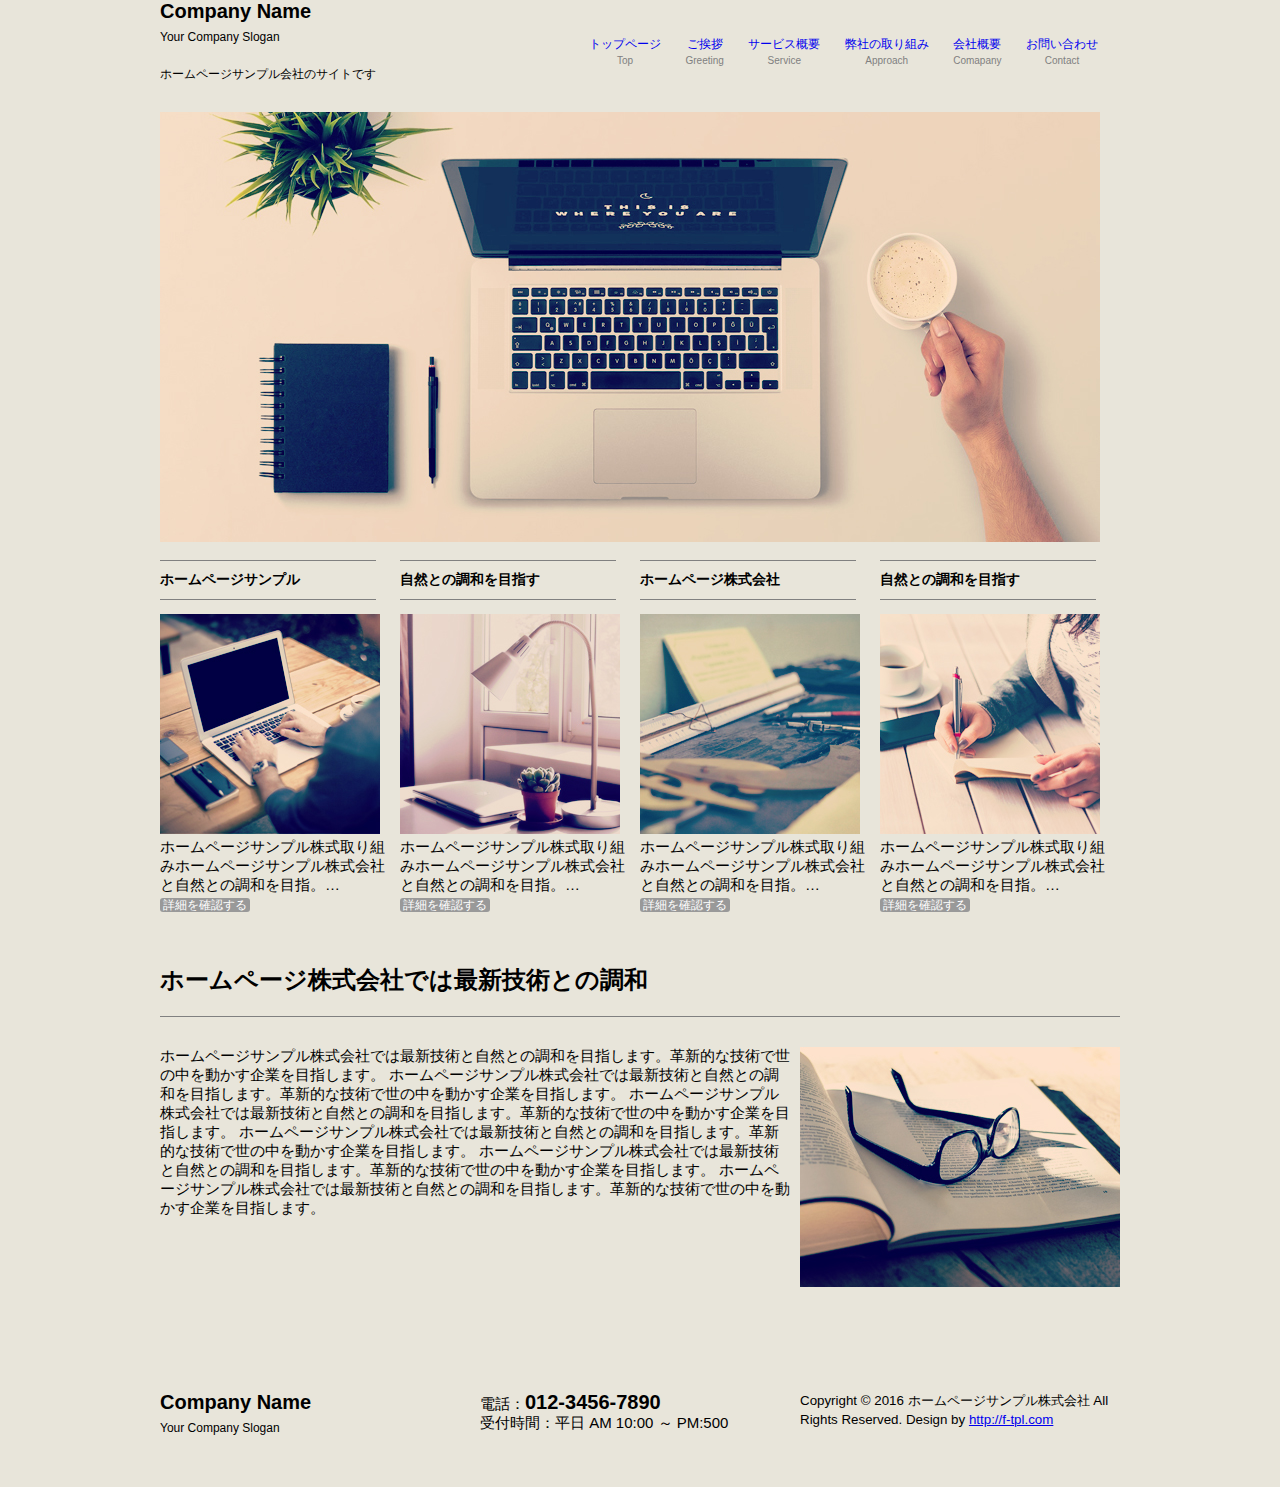
<file: sampleHP/index.html>
<!DOCTYPE html>
<html>
  <head>
    <title>ホームページサンプル株式会社 | ホームページサンプル株式会社のサイトです</title>
    <meta charset="utf-8">
    <meta name="description" content="ホームページサンプル会社のサイトです。">
    <meta name="viewport" content="width=device-width, initial-scale=1.0">
    <link rel="stylesheet" href="style.css">
  </head>
  <body>
    <header id="head1">
      <!-- ロゴ　-->
      <div class="div1">
        <a href="index.html" id="logo">Company Name<span><br>Your Company Slogan</span></a>
        <h6>ホームページサンプル会社のサイトです</h6>  
      </div>
      <!-- ナビゲーション -->
      <nav  id="nav-main">
        <ul>
          <li class="link"><a href="index.html" class="link1">トップページ<br><span>Top</span></a></li>
          <li class="link">
            <a href="index.html" class="link1">ご挨拶<br><span>Greeting</span></a>
            <ul class="sub-m">
              <li>
                <a href="index.html">代表メッセージ</a>
              </li>
              <li>
                <a href="index.html">社員の声</a>
              </li>
            </ul>
          </li>
          <li class="link"><a href="index.html" class="link1">サービス概要<br><span>Service</span></a></li>
          <li class="link"><a href="index.html" class="link1">弊社の取り組み<br><span>Approach</span></a></li>
          <li class="link"><a href="index.html" class="link1">会社概要<br><span>Comapany</span></a></li>
          <li class="link"><a href="index.html" class="link1">お問い合わせ<br><span>Contact</span></a></li>
        </ul>
      </nav>
    </header>
    <main>
      <section id="topimage">
        <img id="image" src="images/banners/mainImg.jpg" alt="main イメージ">
      </section>
      <section id="parent">
        <div class="child">
          <h3>ホームページサンプル</h3>
          <img src="images/banners/eyecatch1.jpg" alt="アイキャッチ1">
          <p>ホームページサンプル株式取り組みホームページサンプル株式会社と自然との調和を目指。…</p>
          <a href="index.html" class="shousai">詳細を確認する</a>
        </div>
        <div class="child">
          <h3>自然との調和を目指す</h3>
          <img src="images/banners/eyecatch2.jpg" alt="アイキャッチ2">
          <p>ホームページサンプル株式取り組みホームページサンプル株式会社と自然との調和を目指。…</p>
          <a href="index.html" class="shousai">詳細を確認する</a>
        </div>
        <div class="child">
          <h3>ホームページ株式会社</h3>
          <img src="images/banners/eyecatch3.jpg" alt="アイキャッチ3">
          <p>ホームページサンプル株式取り組みホームページサンプル株式会社と自然との調和を目指。…</p>
          <a href="index.html" class="shousai">詳細を確認する</a>
        </div>
        <div class="child">
          <h3>自然との調和を目指す</h3>
          <img src="images/banners/eyecatch4.jpg" alt="アイキャッチ4">
          <p>ホームページサンプル株式取り組みホームページサンプル株式会社と自然との調和を目指。…</p>
          <a href="index.html" class="shousai">詳細を確認する</a>
        </div>
      </section>
      <section id="parent2">
        <h2 id="h2_kasen">ホームページ株式会社では最新技術との調和</h2>
        <div id="parent3">
          <div class="child2">
            <p>
                ホームページサンプル株式会社では最新技術と自然との調和を目指します。革新的な技術で世の中を動かす企業を目指します。
                ホームページサンプル株式会社では最新技術と自然との調和を目指します。革新的な技術で世の中を動かす企業を目指します。
                ホームページサンプル株式会社では最新技術と自然との調和を目指します。革新的な技術で世の中を動かす企業を目指します。
                ホームページサンプル株式会社では最新技術と自然との調和を目指します。革新的な技術で世の中を動かす企業を目指します。
                ホームページサンプル株式会社では最新技術と自然との調和を目指します。革新的な技術で世の中を動かす企業を目指します。
                ホームページサンプル株式会社では最新技術と自然との調和を目指します。革新的な技術で世の中を動かす企業を目指します。
              </p>
            </div>  
            <div class="child2">
              <img src="images/banners/sample1.jpg" alt="サンプル1">
            </div>    
        </div>
      </section>
      <footer id="footer1">
        <div class="ft1">
          <a href="index.html" id="logo">Company Name<span><br>Your Company Slogan</span></a>
        </div>
        <div class="ft1">
          <p class="p1">電話：<span id="spanft">012-3456-7890</span></p>
          <p class="p1">受付時間：平日 AM 10:00 ～ PM:500</p>
        </div>
        <div class="ft1">
          <small>Copyright &copy; 2016 ホームページサンプル株式会社 All Rights Reserved. Design by <a href="http://f-tpl.com">http://f-tpl.com</a></small>
        </div>
      </footer>
    </main>
  </body>
</html>
</file>
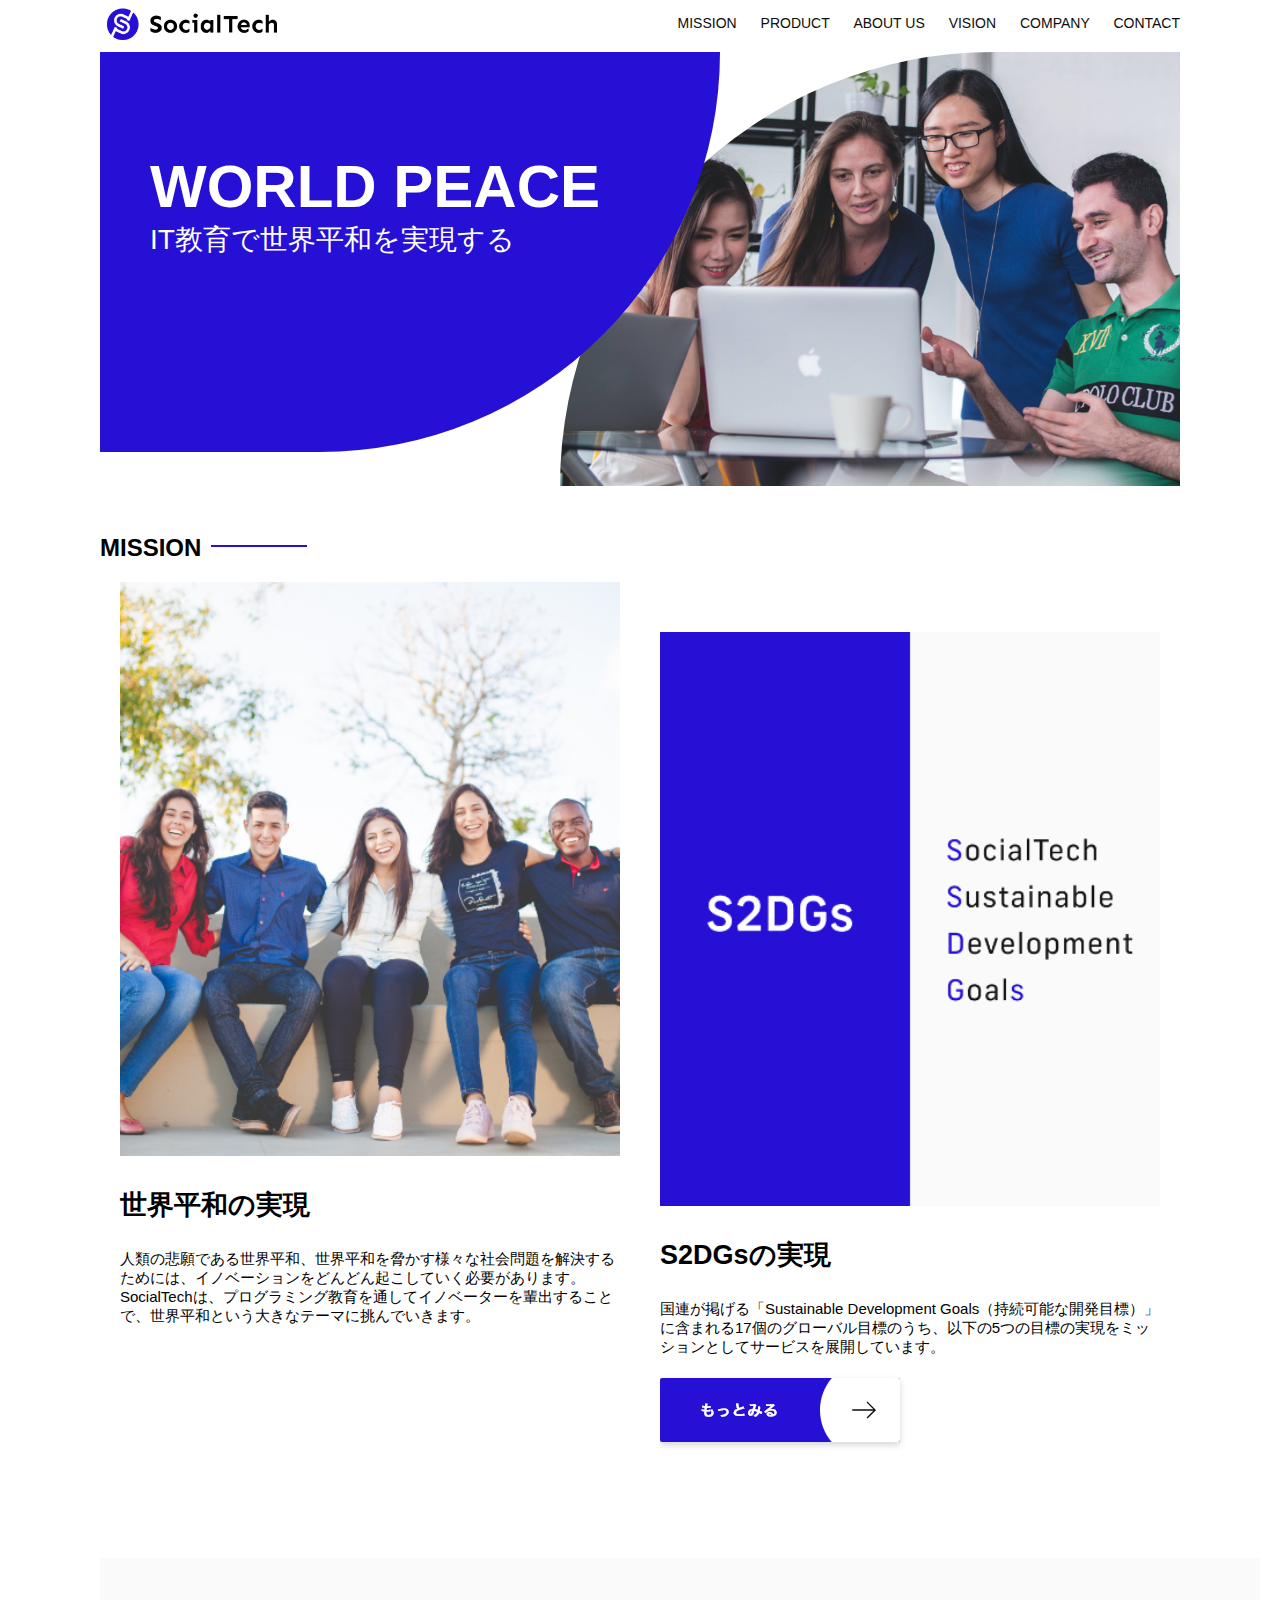
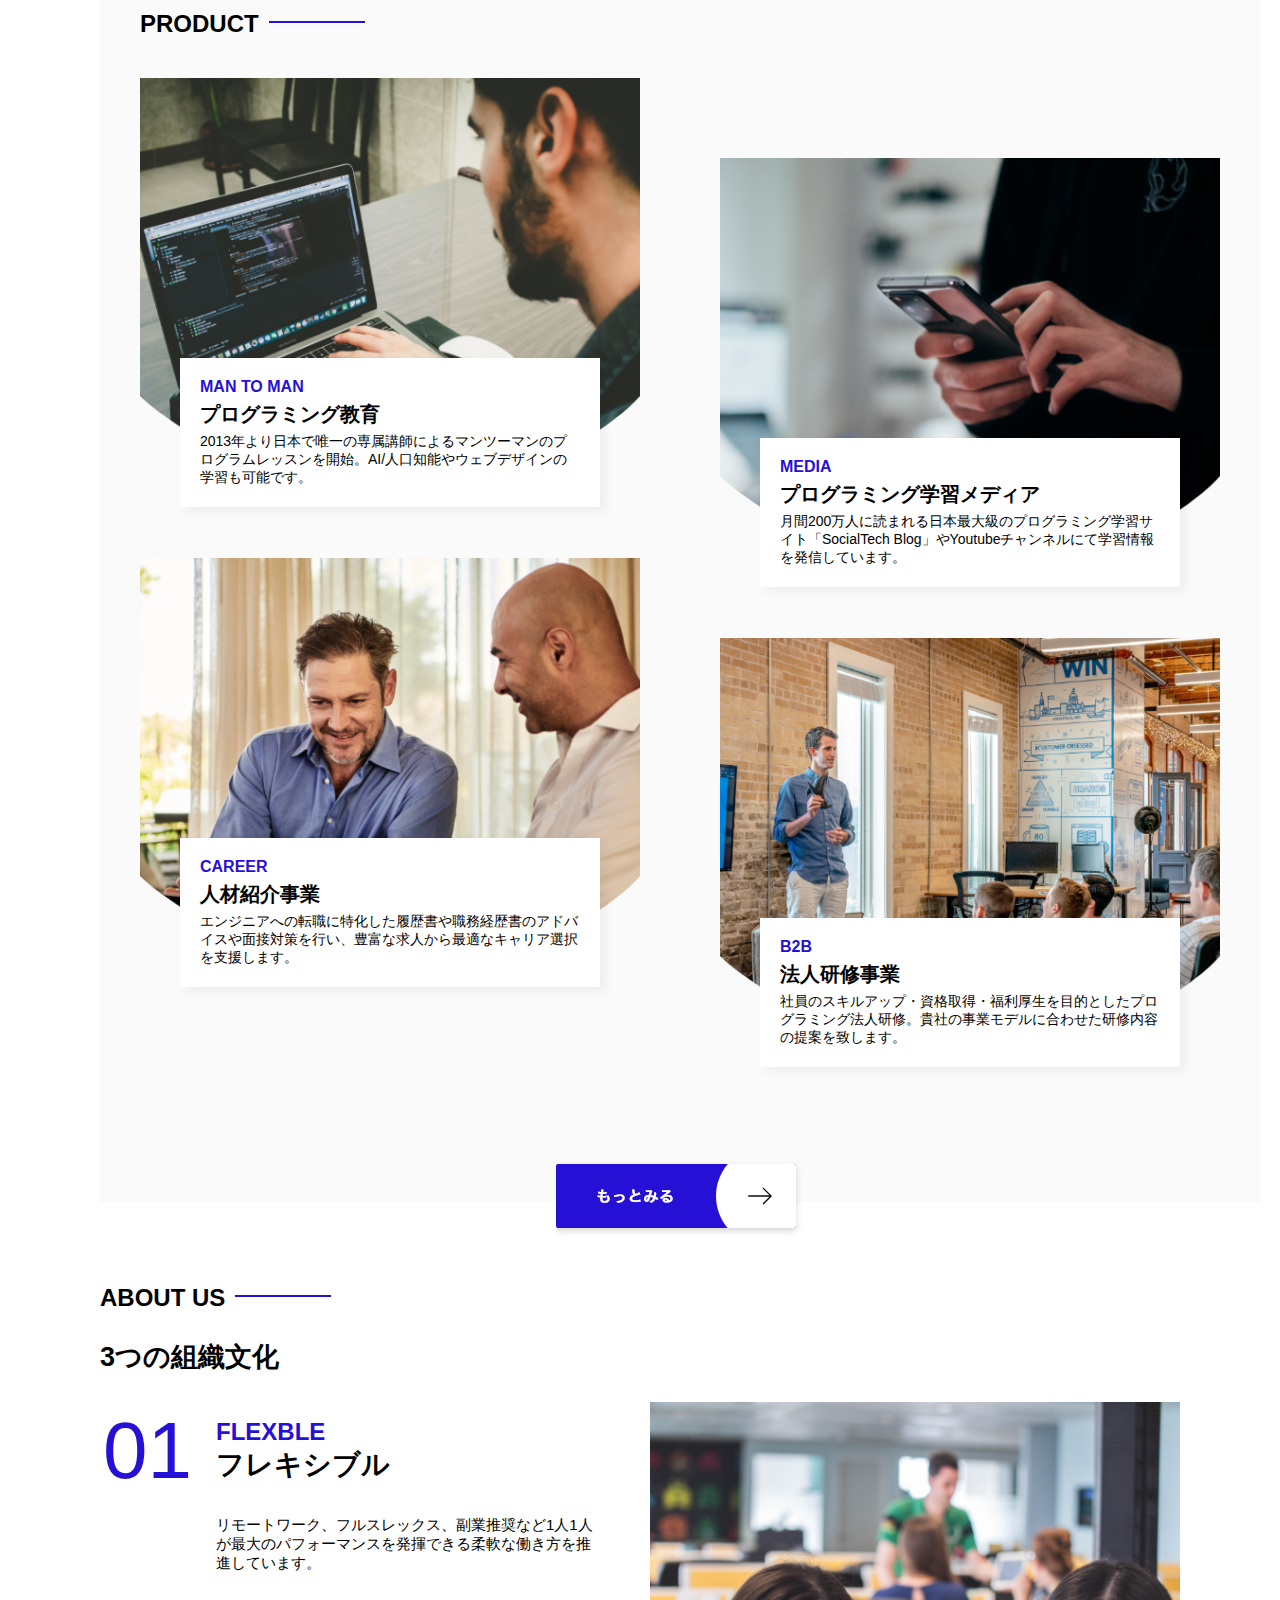
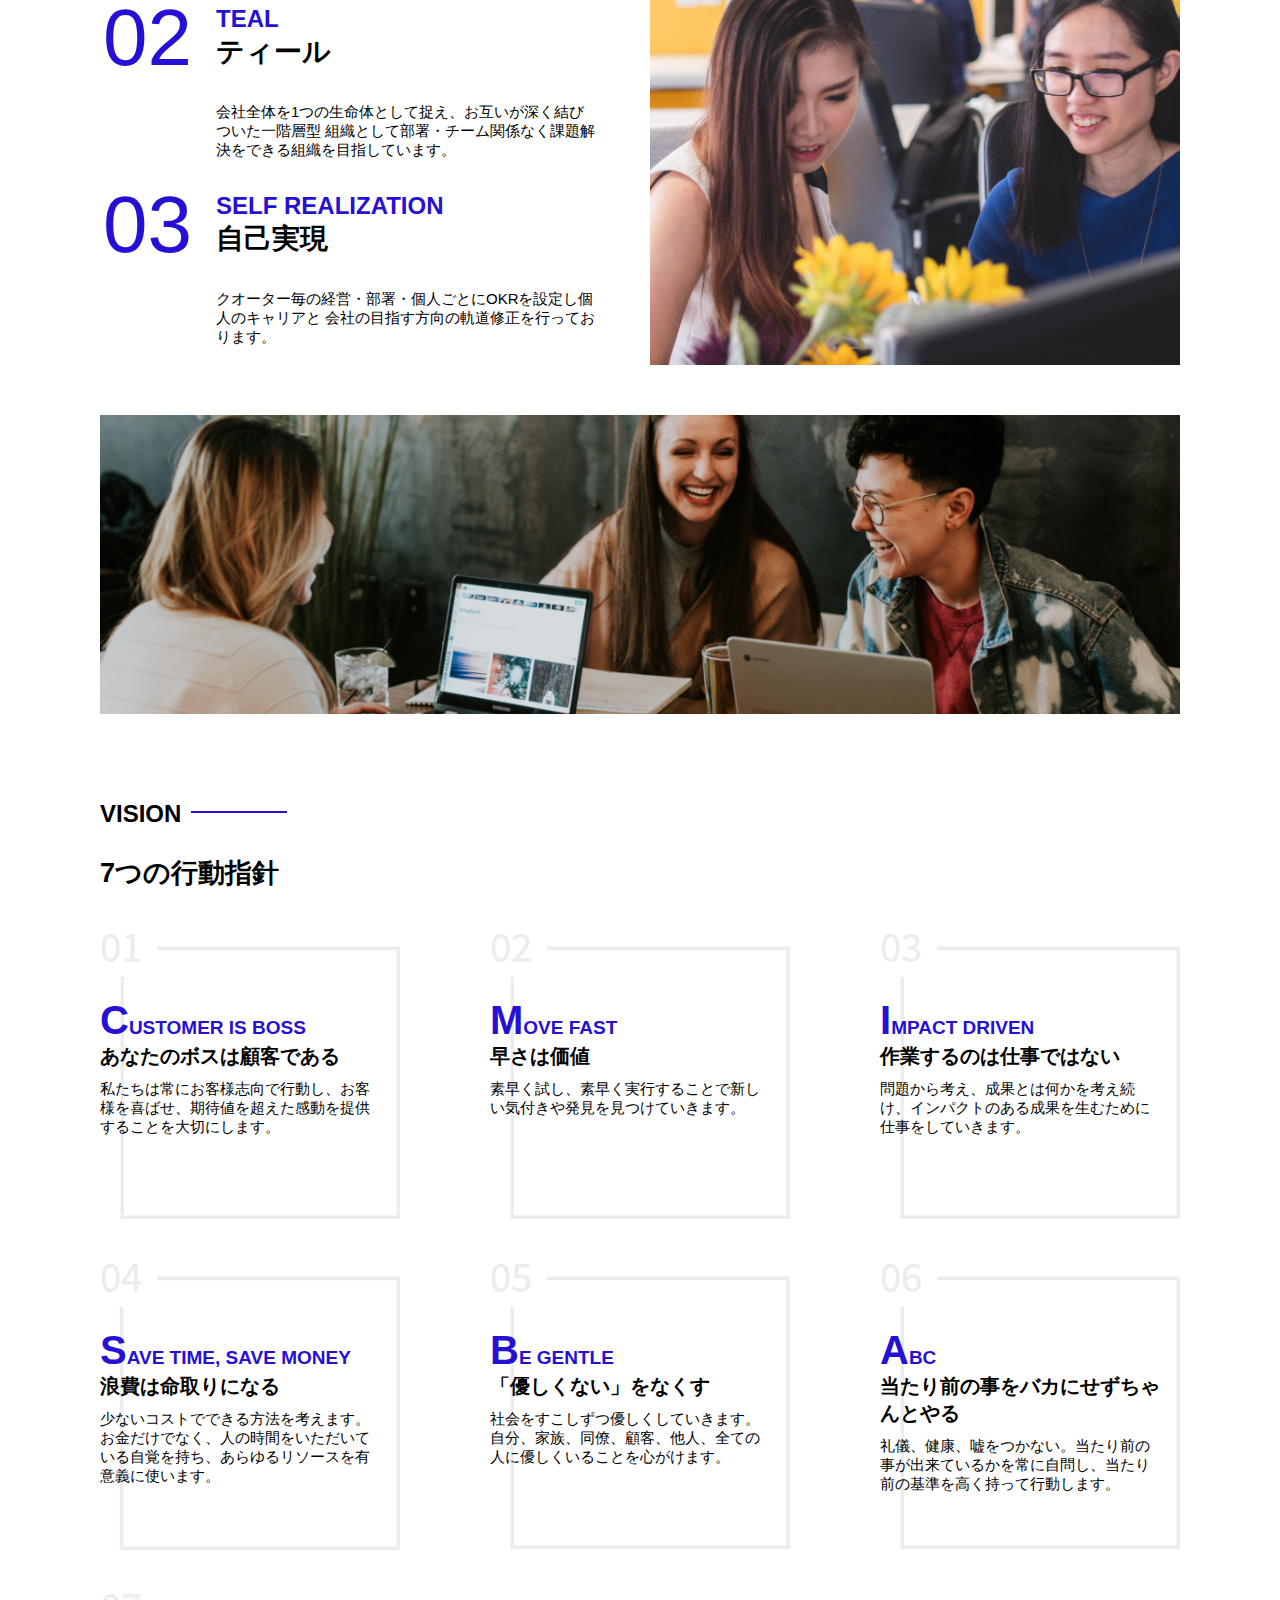
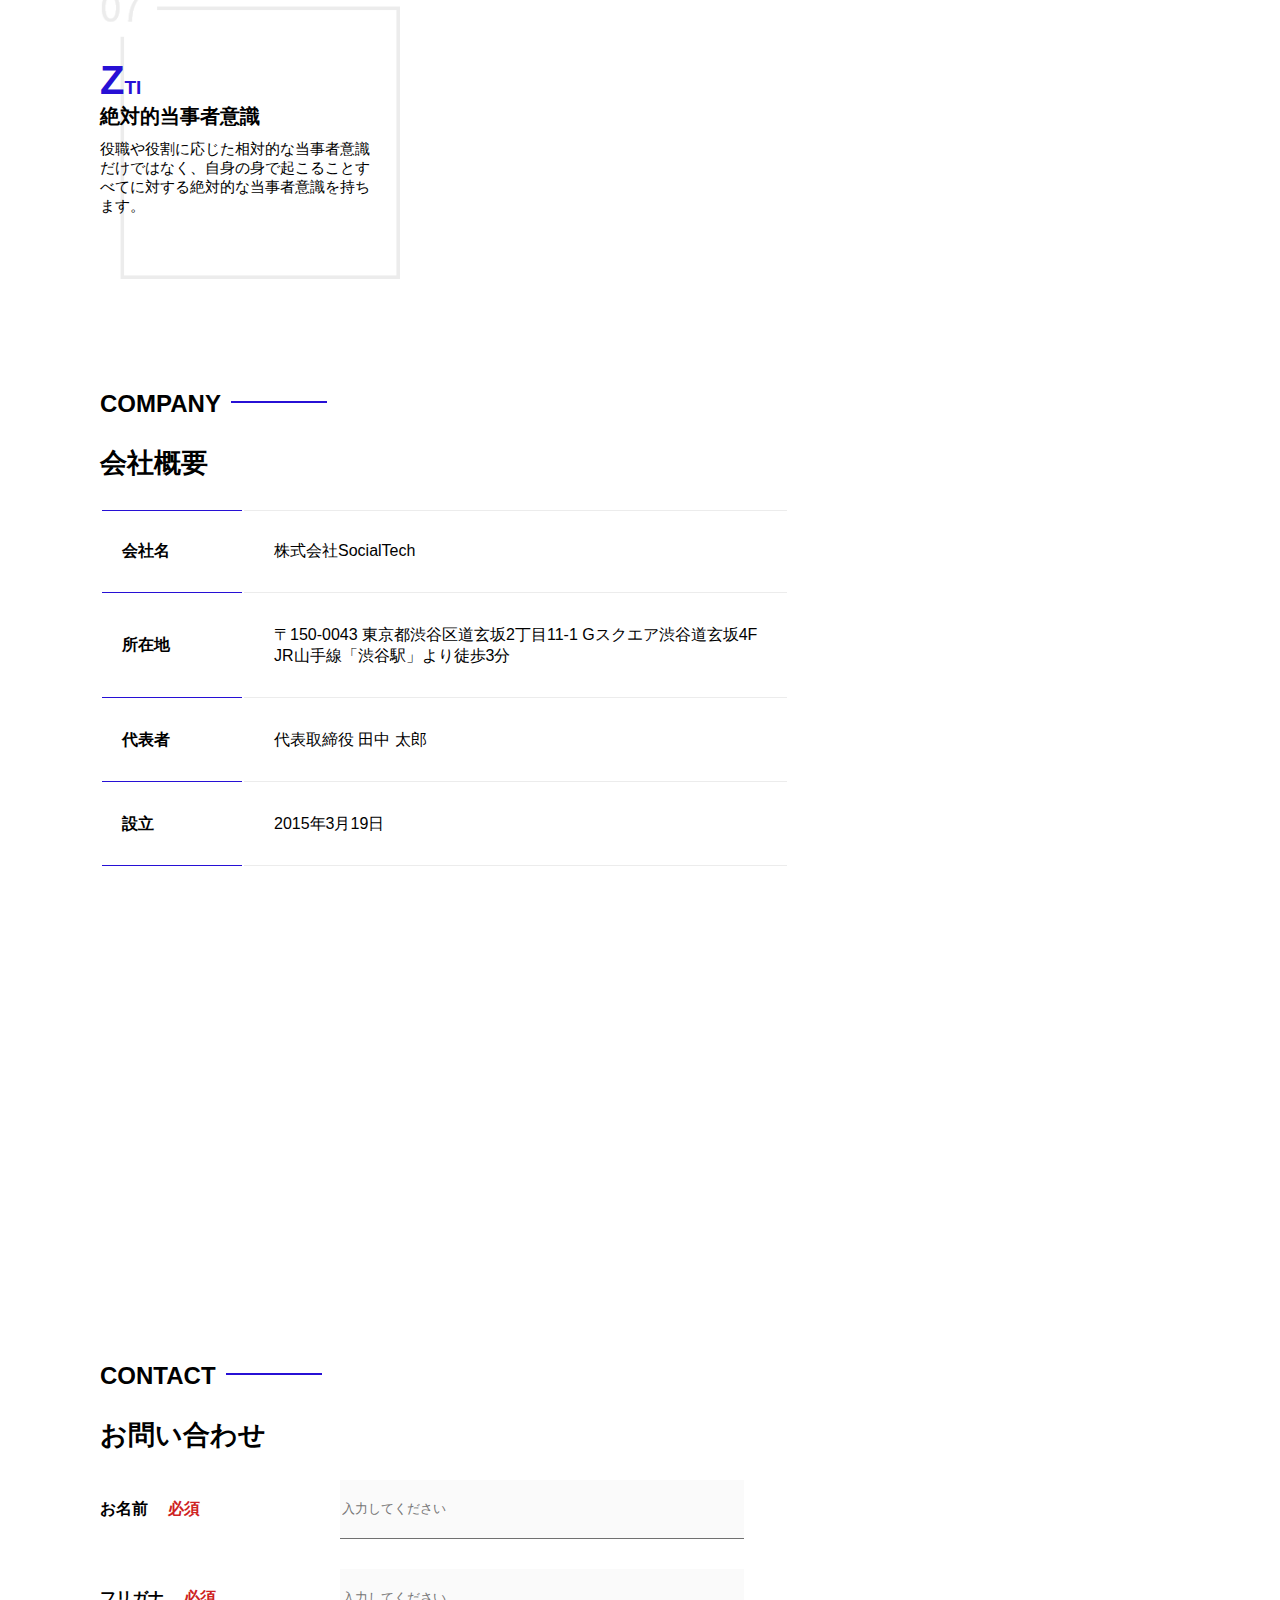
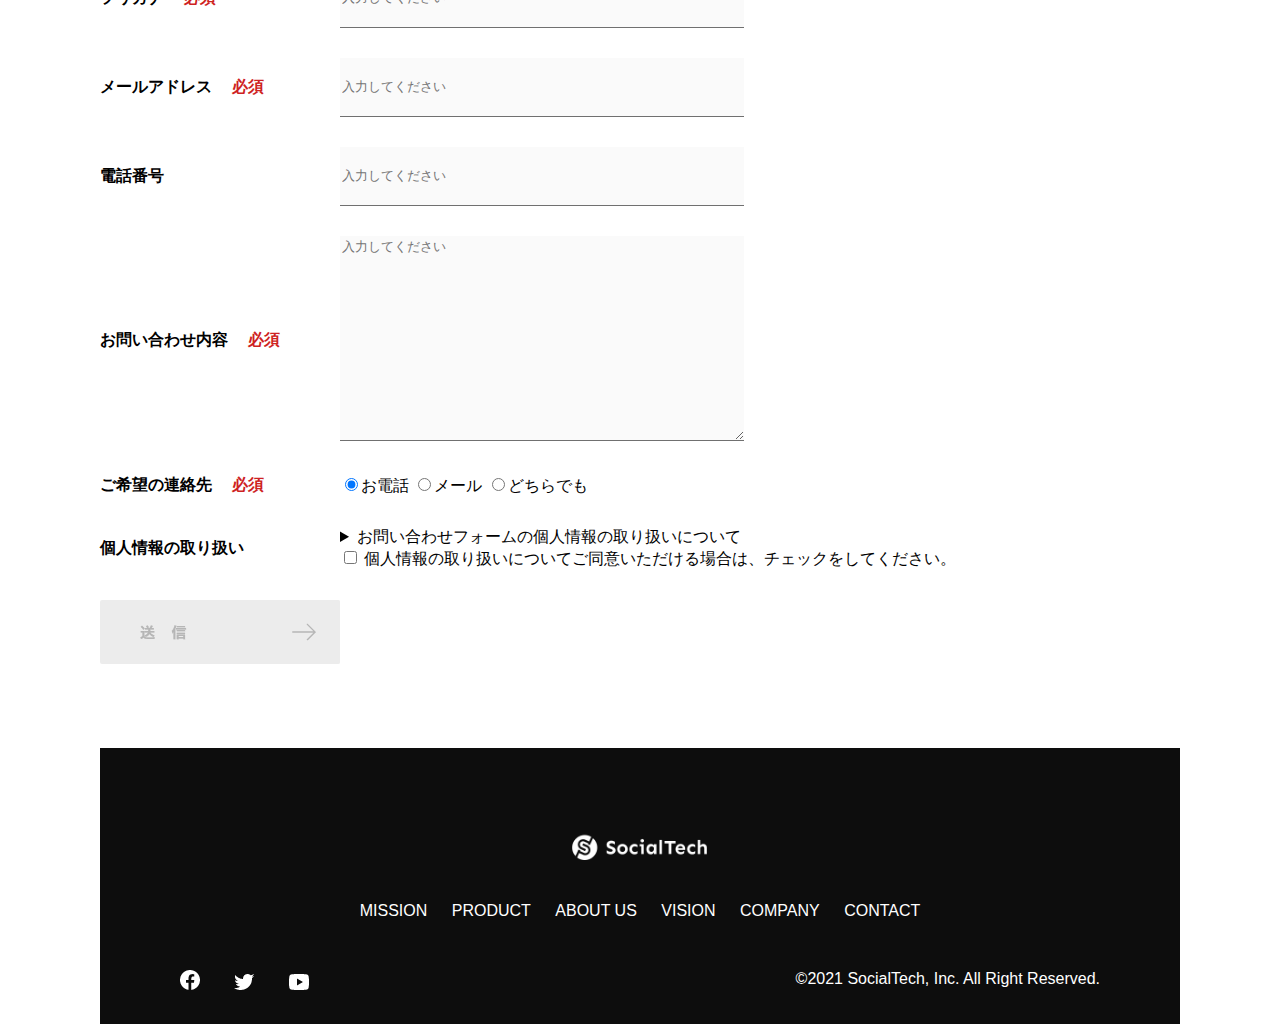
<file: socialtech/index.html>
<!DOCTYPE html>
<html>
  <head>
    <title>SocialTech</title>
    <meta charset="utf-8">
    <meta name="description" content="SocialTechはEdTech業界のリーディングカンパニーを目指します。">
    <meta name="viewport" content="width=device-width, initial-scale=1.0">
    <link rel="stylesheet" href="style.css">
  </head>
  <body>
    <header>
      <!-- ロゴ -->
      <a href="index.html" id="logo"><img src="images/logo.png" alt="トップページに戻る"></a>
      
      <!-- PC用ナビゲーション -->
      <nav id="nav-pc">
        <a href="mission.html">MISSION</a>
        <a href="product.html">PRODUCT</a>
        <a href="index.html#aboutus">ABOUT US</a>
        <a href="index.html#vision">VISION</a>
        <a href="index.html#company">COMPANY</a>
        <a href="index.html#contact">CONTACT</a>
      </nav>
      <!-- スマホ用メニューボタン -->
      <img id="menu-sp" src="images/button-menu.png" alt="ナビゲーションを開く" onclick="document.getElementById('nav-sp').style.display = 'block'">
      <!-- スマホ用ナビゲーション -->
      <nav id="nav-sp">
        <img id="close" src="images/button-close.png" alt="ナビゲーションを閉じる" onclick="document.getElementById('nav-sp').style.display = 'none'">
        <a id="logo-sp" href="index.html" onclick="document.getElementById('nav-sp').style.display = 'none'">
          <img src="images/logo-sp.png" alt="トップページに戻る"></a>
        <a class="menu" href="mission.html" onclick="document.getElementById('nav-sp').style.display = 'none'">MISSION</a>
        <a class="menu" href="product.html" onclick="document.getElementById('nav-sp').style.display = 'none'">PRODUCT</a>
        <a class="menu" href="index.html#aboutus" onclick="document.getElementById('nav-sp').style.display = 'none'">ABOUT US</a>
        <a class="menu" href="index.html#vision" onclick="document.getElementById('nav-sp').style.display = 'none'">VISION</a>
        <a class="menu" href="index.html#company" onabort="document.getElementById('nav-sp').style.display = 'none'">COMPANY</a>
        <a class="menu" href="index.html#contact" onclick="document.getElementById('nav-sp').style.display = 'none'">CONTACT</a>
        <div id="sns">
          <a href="https://www.facebook.com/sejuku2013"><img src="images/button-facebook.png" alt="Facebookのリンク"></a>
          <a href="https://twitter.com/samuraijuku"><img src="images/button-twitter.png" alt="Twitterのリンク"></a>
          <a href="https://www.youtube.com/channel/UCCFOQO5aDK0xXam4cUQXT8g"><img src="images/button-youtube.png" alt="YouTubeのリンク"></a>
        </div>
      </nav>
    </header>
    <main>
      <article>
        <!-- メインビジュアル　-->
        <section id="main-visual">
          <div id="main-message">
            <h1>WORLD PEACE</h1>
            <p>IT教育で世界平和を実現する</p>  
          </div>
          <img src="images/index/index-main.png" alt="PCの周りに集まる多国籍の仲間たち">
        </section>
        <!--ミッション-->
        <section id="mission">
          <h2 class="index-h2">MISSION</h2>
          <div id="mission-flex">
            <div>
              <img id="mission-photo" src="images/index/index-mission.png" alt="屋外のベンチで写真を撮影する多国籍の仲間たち">
              <h3>世界平和の実現</h3>
              <p>
                人類の悲願である世界平和、世界平和を脅かす様々な社会問題を解決するためには、イノベーションをどんどん起こしていく必要があります。SocialTechは、プログラミング教育を通してイノベーターを輩出することで、世界平和という大きなテーマに挑んでいきます。
              </p>
            </div>
            <div>
              <img id="s2dgs" src="images/index/s2dgs.png" alt="S2DGs">
              <h3>S2DGsの実現</h3>
              <p>国連が掲げる「Sustainable Development Goals（持続可能な開発目標）」に含まれる17個のグローバル目標のうち、以下の5つの目標の実現をミッションとしてサービスを展開しています。</p>
              <a href="mission.html">
                <img src="images//button-more.png" alt="もっとみる">
              </a>
            </div>
          </div>
        </section>

        <!-- プロダクト　-->
        <section id="product">
          <h2 class="index-h2">PRODUCT</h2>
          <div>
            <div id="product-left">
              <div>
                <img class="product-photo" src="images/index/index-mantoman.png" alt="PCでコードを書く男性">
                <div class="product-explain">
                  <span>MAN TO MAN</span>
                  <h3>プログラミング教育</h3>
                  <p>2013年より日本で唯一の専属講師によるマンツーマンのプログラムレッスンを開始。AI/人口知能やウェブデザインの学習も可能です。</p>
                </div>
              </div> 
              <div>
                <img class="product-photo" src="images/index/index-career.png" alt="笑顔で話し合う2人の男性">
                <div class="product-explain">
                  <span>CAREER</span>
                  <h3>人材紹介事業</h3>
                  <p>エンジニアへの転職に特化した履歴書や職務経歴書のアドバイスや面接対策を行い、豊富な求人から最適なキャリア選択を支援します。</p>
                </div>
              </div>

            </div>
            <div id="product-right">
              <diV>
                <img class="product-photo" src="images/index/index-media.png" alt="スマートフォンを操作する人">
                <div class="product-explain">
                  <span>MEDIA</span>
                  <h3>プログラミング学習メディア</h3>
                  <p>月間200万人に読まれる日本最大級のプログラミング学習サイト「SocialTech Blog」やYoutubeチャンネルにて学習情報を発信しています。</p>
                </div>
              </diV>
              <div>
                <img class="product-photo" src="images/index/index-b2b.png" alt="講演中の男性とそれを聴く人々">
                <div class="product-explain">
                  <span>B2B</span>
                  <h3>法人研修事業</h3>
                  <p>社員のスキルアップ・資格取得・福利厚生を目的としたプログラミング法人研修。貴社の事業モデルに合わせた研修内容の提案を致します。</p>
                </div>
              </div>
            </div>
          </div>
          <div>
            <a id="product-more" href="product.html">
              <img src="images/button-more.png" alt="もっとみる">
            </a>
          </div>
        </section>

        <!-- ABOUT US -->
        <section id="aboutus">
          <h2 class="index-h2">ABOUT US</h2>
          <h3>3つの組織文化</h3>
          <div>
            <table class="culture-table">
              <tr>
                <td>
                  <span class="culture-num">01</span>
                </td>
                <td>
                  <span class="culture-en">FLEXBLE</span>
                  <span class="culture-jp">フレキシブル</span>
                </td>
              </tr>
              <tr>
                <td>
                  <!-- 空きのセル-->
                </td>
                <td>
                  <p class="cuktuer-description">
                    リモートワーク、フルスレックス、副業推奨など1人1人が最大のパフォーマンスを発揮できる柔軟な働き方を推進しています。
                  </p>
                </td>
              </tr>
              <tr>
                <td>
                  <span class="culture-num">02</span>
                </td>
                <td>
                  <span class="culture-en">TEAL</span>
                  <span class="culture-jp">ティール</span>
                </td>
              </tr>
              <tr>
                <td>
                  <!--　空きのセル　-->
                </td>
                <td>
                  <p class="culture-description">
                    会社全体を1つの生命体として捉え、お互いが深く結びついた一階層型
                    組織として部署・チーム関係なく課題解決をできる組織を目指しています。
                  </p>
                </td>
              </tr>
              <tr>
                <td>
                  <span class="culture-num">03</span>
                </td>
                <td>
                  <span class="culture-en">SELF REALIZATION</span>
                  <span class="culture-jp">自己実現</span>
                </td>
              </tr>
              <tr>
                <td>
                  <!-- 空きのセル　-->
                </td>
                <td>
                  <p class="culture-description">
                   クオーター毎の経営・部署・個人ごとにOKRを設定し個人のキャリアと
                    会社の目指す方向の軌道修正を行っております。
                  </p>
                </td>
              </tr>
            </table>
            <img class="culture-img" src="images/index/index-aboutus1.png" alt="笑顔で話し合う2人の女性">
          </div>
          <img class="culture-img2" src="images/index/index-aboutus2.png" alt="笑顔で話し合う3人の男女">
        </section>
    
        <!-- VISION -->
        <section id="vision">
          <h2 class="index-h2">VISION</h2>
          <h3>7つの行動指針</h3>
          <div>
            <div class="vision-box">
              <img src="images/index/vision-01.png" alt="01">
              <span>
                <h4>CUSTOMER IS BOSS</h4>
                <h5>あなたのボスは顧客である</h5>
                <p>私たちは常にお客様志向で行動し、お客様を喜ばせ、期待値を超えた感動を提供することを大切にします。</p>
              </span>
            </div>

            <div class="vision-box">
              <img src="images/index/vision-02.png" alt="02">
              <span>
                <h4>MOVE FAST</h4>
                <h5>早さは価値</h5>
                <p>素早く試し、素早く実行することで新しい気付きや発見を見つけていきます。</p>
              </span>
            </div>

            <div class="vision-box">
              <img src="images/index/vision-03.png" alt="03">
              <span>
                <h4>IMPACT DRIVEN</h4>
                <h5>作業するのは仕事ではない</h5>
                <p>問題から考え、成果とは何かを考え続け、インパクトのある成果を生むために仕事をしていきます。</p>
              </span>
            </div>

            <div class="vision-box">
              <img src="images/index/vision-04.png" alt="04">
              <span>
                <h4>SAVE TIME, SAVE MONEY</h4>
                <h5>浪費は命取りになる</h5>
                <p>少ないコストでできる方法を考えます。お金だけでなく、人の時間をいただいている自覚を持ち、あらゆるリソースを有意義に使います。</p>
              </span>
            </div>
            <div class="vision-box">
              <img src="images/index/vision-05.png" alt="05">
              <span>
                <h4>BE GENTLE</h4>
                <h5>「優しくない」をなくす</h5>
                <p>社会をすこしずつ優しくしていきます。自分、家族、同僚、顧客、他人、全ての人に優しくいることを心がけます。</p>
              </span>
            </div>
            <div class="vision-box">
              <img src="images/index/vision-06.png" alt="06">
              <span>
                <h4>ABC</h4>
                <h5>当たり前の事をバカにせずちゃんとやる</h5>
                <p>礼儀、健康、嘘をつかない。当たり前の事が出来ているかを常に自問し、当たり前の基準を高く持って行動します。</p>
              </span>
            </div>
            <div class="vision-box">
              <img src="images/index/vision-07.png" alt="07">
              <span>
                <h4>ZTI</h4>
                <h5>絶対的当事者意識</h5>
                <p>役職や役割に応じた相対的な当事者意識だけではなく、自身の身で起こることすべてに対する絶対的な当事者意識を持ちます。</p>
              </span>
            </div>
          </div>
        </section>
       <!-- COMPANY -->
        <section id="company">
         <h2 class="index-h2">COMPANY</h2>
         <h3>会社概要</h3>
         <table id="compay-table">
          <tr>
            <th class="tableheader-first">会社名</th>
            <td class="cell-first">株式会社SocialTech</td>
          </tr>
          <tr>
            <th class="tableheader">所在地</th>
            <td class="cell">〒150-0043 東京都渋谷区道玄坂2丁目11-1 Gスクエア渋谷道玄坂4F<br>JR山手線「渋谷駅」より徒歩3分</td>
          </tr>
          <tr>
            <th class="tableheader">代表者</th>
            <td class="cell">代表取締役 田中 太郎</td>
          </tr>
          <tr>
            <th class="tableheader">設立</th>
            <td class="cell">2015年3月19日</td>
          </tr>
         </table>
         <iframe src="https://www.google.com/maps/embed?pb=!1m18!1m12!1m3!1d3241.7771738700353!2d139.6961698!3d35.65786119999999!2m3!1f0!2f0!3f0!3m2!1i1024!2i768!4f13.1!3m3!1m2!1s0x60188b55ffeaaaab%3A0x552bb81dbe5fefb7!2z44CSMTUwLTAwNDMg5p2x5Lqs6YO95riL6LC35Yy66YGT546E5Z2C77yS5LiB55uu77yR77yR4oiS77yR77yR!5e0!3m2!1sja!2sjp!4v1694490818597!5m2!1sja!2sjp"
          style="border:0;" allowfullscreen="" loading="lazy">
         </iframe>
        </section>
        <!-- お問い合わせフォーム -->
        <section id="contact">
          <h2 class="index-h2">CONTACT</h2>
          <h3>お問い合わせ</h3>
          <!-- STATIC FORMSのフォームタグ-->
          <form action="https://api.staticforms.xyz/submit" method="post">
            <input type="text" name="honeypot" style="display:none">
            <!-- STATIC FORMSのアクセスキー -->
            <input type="hidden" name="accessKey" value="bfd70a5d-15bf-4492-93bf-29fe841058fa">
            <!-- メールのタイトル-->
            <input type="hidden" name="subject" value="お問い合わせフォーム" />
            <!-- 送信先のメールアドレスをvalueに設定する-->
            <input type="hidden" name="replyTo" value="shisayu.papa@outlook.jp">
            <!-- redirectionのURLは公開後のURLにリンクする-->
            <input type="hidden" name="redirectTo" value="">
            <div>
              <div class="contact-heading">
                <label class="contact-label">お名前<span class="contact-span">必須</span></label>
              </div>
              <div>
                <input type="text" name="name" placeholder="入力してください" class="contact-textbox">
              </div>
            </div>
            <diV>
              <div class="contact-heading">
                <label class="contact-label">フリガナ<span class="contact-span">必須</span></label>
              </div>
              <div>
                <input type="text" name="hurigana" placeholder="入力してください" class="contact-textbox">
              </div>
            </diV>
            <div>
              <div class="contact-heading">
                <label class="contact-label">メールアドレス<span class="contact-span">必須</span></label>
              </div>
              <div>
                <input type="text" name="email" placeholder="入力してください" class="contact-textbox">
              </div>
            </div>
            <div>
              <div class="contact-heading">
                <label class="contact-label">電話番号</label>
              </div>
              <div>
                <input type="text" name="tel" placeholder="入力してください" class="contact-textbox">
              </div>
            </div>
            <div>
              <div class="contact-heading">
                <label class="contact-label">お問い合わせ内容<span class="contact-span">必須</span></label>
              </div>
              <div>
                <textarea class="contact-textarea" placeholder="入力してください" name="message"></textarea>
              </div>
            </div>
            <div>
              <div class="contact-heading">
                <label class="contact-label">ご希望の連絡先<span class="contact-span">必須</span></label>
              </div>
              <div>
                <input class="radiobutton" type="radio" value="tel" name="contact" checked><label>お電話</label>
                <input class="radiobutton" type="radio" value="mail" name="contact"><label>メール</label>
                <input class="radiobutton" type="radio" value="both" name="contact"><label>どちらでも</label>
              </div>
            </div>
            <div>
              <div class="contact-heading">
                <label class="contact-label">個人情報の取り扱い</label>
              </div>
              <div>
                <details>
                  <summary>お問い合わせフォームの個人情報の取り扱いについて</summary>
                  <div>
                    <span>１．組織の名称又は氏名</span>
                    株式会社SocialTech<br><br>
                    <span>２．個人情報保護管理者（若しくはその代理人）の氏名又は職名、所属及び連絡先
                      鈴木 一郎 コーポレート部</span><br>
                    メールアドレス：support@socialtech.net<br>
                    TEL：03-xxxx-xxxx<br>
                    <span>３．個人情報の利用目的</span><br>
                    ・本サービス及び本サービスに関連する情報の提供又はそれらに関する連絡のため<br>
                    ・ユーザーの本人確認のため<br>
                    ・当社サービスのご案内のため<br>
                    ・当社の商品等の広告または宣伝（電子メールによるものを含むものとします。）<br><br>
                    <span>４．個人情報の取り扱い業務の委託</span><br>
                    個人情報の取扱業務の全部または一部を外部に業務委託する場合があります。<br>
                    その際、弊社は、個人情報を適切に保護できる管理体制を敷き実行していることを条件として<br>
                    委託先を厳選したうえで、機密保持契約を委託先と締結し、お客様の個人情報を厳密に管理させます。<br><br>
                    <span>５．個人情報の開示等の請求</span><br>
                    お客様は、弊社に対してご自身の個人情報の開示等（利用目的の通知、開示、内容の訂正・追加・削除、利用の停止または消去、第三者への提供の停止）に関して、当社問合わせ窓口に申し出ることができます。<br>
                    その際、弊社はお客様ご本人を確認させていただいたうえで、合理的な期間内に対応いたします。<br><br>
                    なお、個人情報に関する弊社問合わせ先は、次の通りです。<br><br>
                    株式会社SocialTech　個人情報問合せ窓口<br>
                    〒150-0043　東京都渋谷区道玄坂2丁目11-1 Ｇスクエア渋谷道玄坂 4F<br>
                    メールアドレス：support@socialtech.net　TEL：03-xxxx-xxxx<br><br>
                    <span>６．個人情報を提供されることの任意性について</span><br><br>
                    お客様がご自身の個人情報を弊社に提供されるか否かは、お客様のご判断によりますが、もしご提供されない場合には、適切なサービスが提供できない場合がありますので予めご了承ください。
                  </div>
                </details>
                <input type="checkbox" name="agree">
                <span>個人情報の取り扱いについてご同意いただける場合は、チェックをしてください。</span>
              </div>
            </div>
            <input type="image" src="images/button-submit.png" alt="送信する">
          </form>
        </section>
      </article>
      <footer>
        <div id="footer-logo">
          <img src="images/logo-sp.png" alt="socialTech">
        </div>
        <div id="footer-link">
          <a href="mission.html">MISSION</a>
          <a href="product.htm;l">PRODUCT</a>
          <a href="index.html#aboutus">ABOUT US</a>
          <a href="index.html#vision">VISION</a>
          <a href="index.html#company">COMPANY</a>
          <a href="index.html#contact">CONTACT</a>
        </div>
        <div id="sns-footer">
          <a href="https://www.facebook.com/sejuku2013"><img src="images/button-facebook.png" alt="Facebookのリンク"></a>
          <a href="https://twitter.com/samuraijuku"><img src="images/button-twitter.png" alt="Twitterのリンク"></a>
          <a href="https://www.youtube.com/channel/UCCFOQO5aDK0xXam4cUQXT8g"><img src="images/button-youtube.png" alt="Youtubeのリンク"></a>
          <span id="copyright">&copy;2021 SocialTech, Inc. All Right Reserved. </span>
        </div>
      </footer>
    </main>
  </body>
</html>
</file>
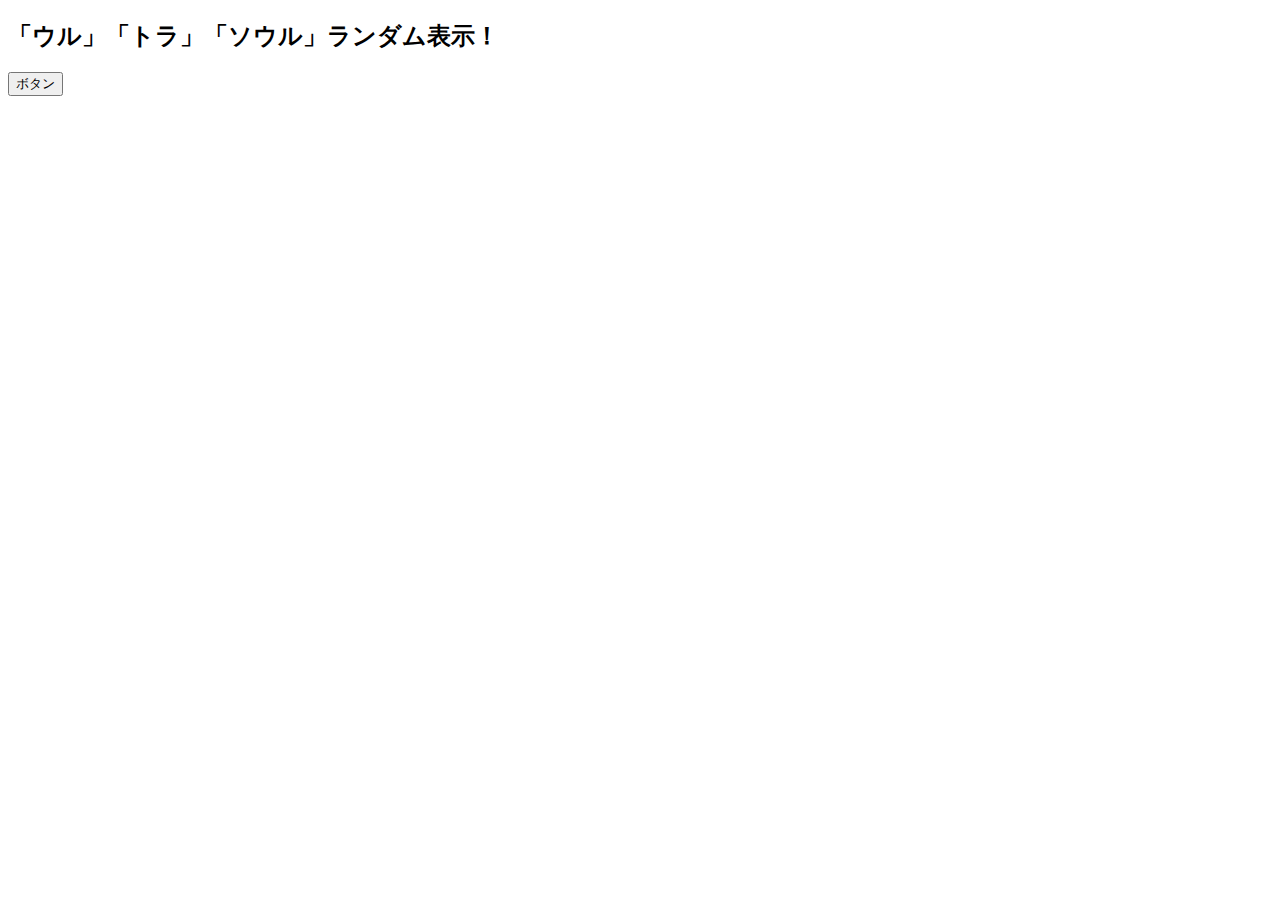
<file: JavaScript課題2/js-kadai2-1.html>
<!DOCTYPE html>
<html lang="ja">
  <head>
    <meta charset="UTF-8">
    <title>JavaScript課題002-1</title>
  </head>

  <body>
    <h2>「ウル」「トラ」「ソウル」ランダム表示！</h2>
    <button id="btn1">ボタン</button>
    <p id="textchar"></p>

    <script src="https://code.jquery.com/jquery-3.6.0.min.js"></script>
    <script src="js-kadai2-1.js"></script>
  </body>
</html>
</file>
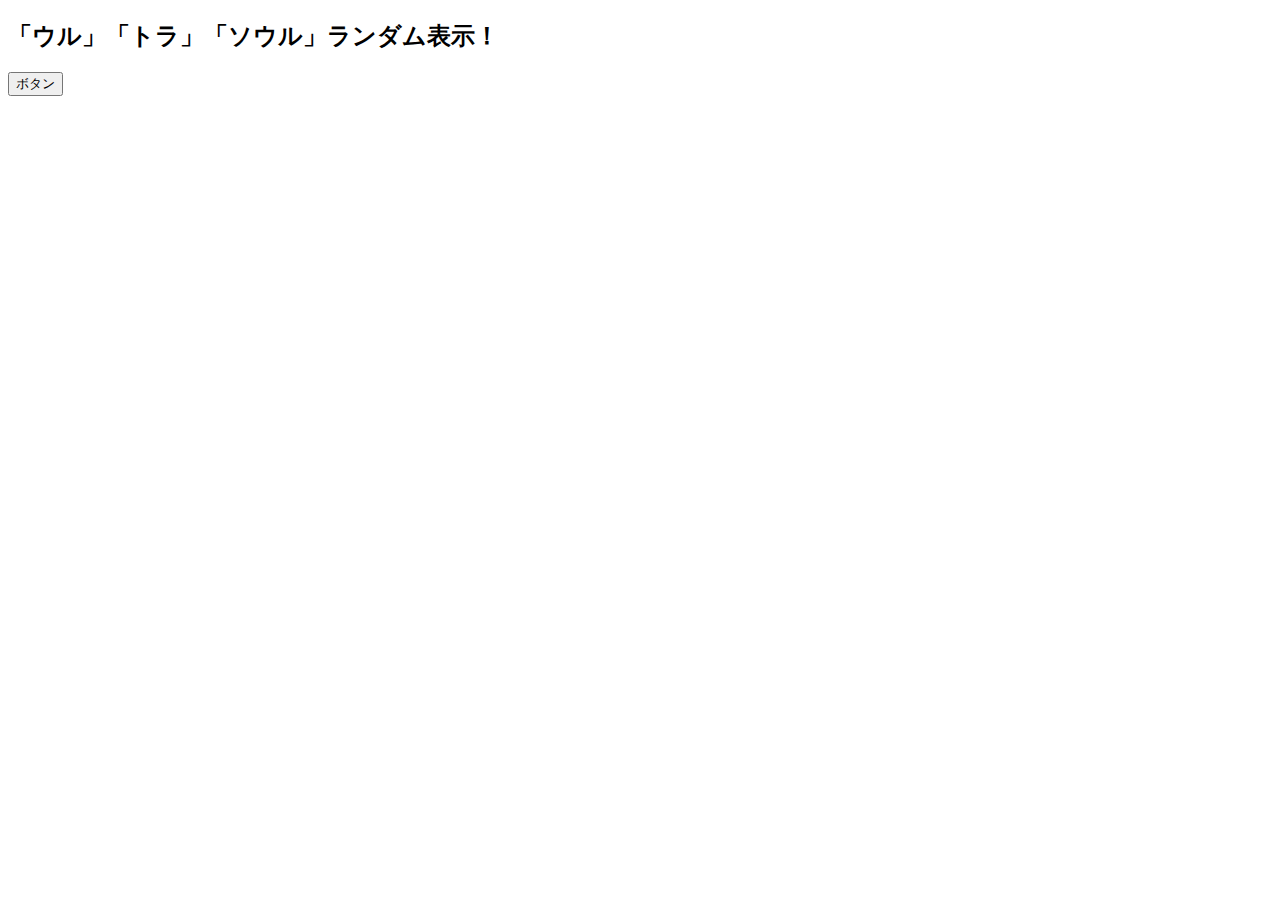
<file: JavaScript課題2/js-kadai2.html>
<!DOCTYPE html>
<html lang="ja">
  <head>
    <meta charset="UTF-8">
    <title>JavaScript課題002</title>
  </head>

  <body>
    <h2>「ウル」「トラ」「ソウル」ランダム表示！</h2>
    <button id="btn1">ボタン</button>
    <p id="textchar"></p>

    <script src="https://code.jquery.com/jquery-3.6.0.min.js"></script>
    <script src="js-kadai2.js"></script>
  </body>
</html>
</file>
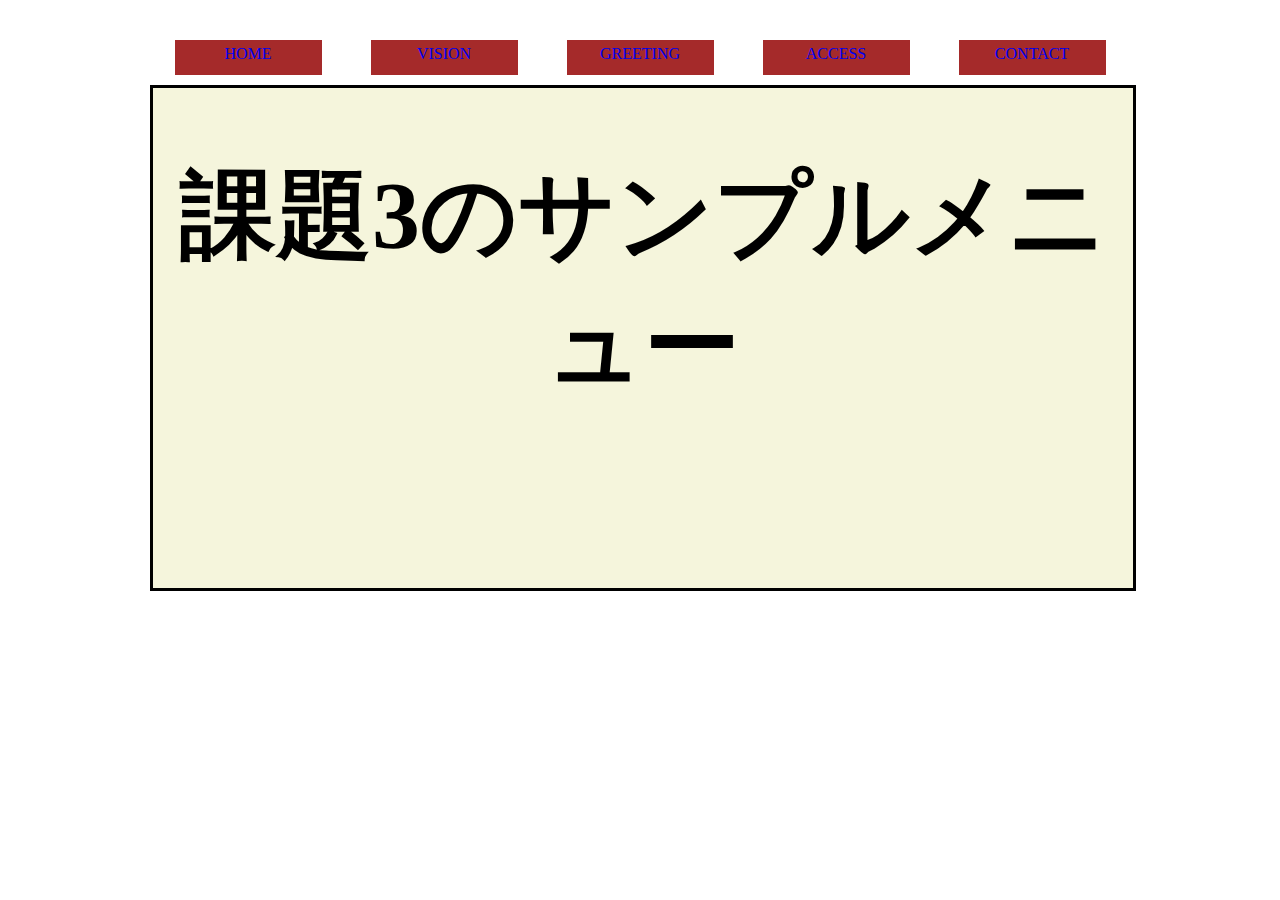
<file: JavaScript課題3/js-kadai-3.html>
<!DOCTYPE html>
<html lang="ja">
  <head>
    <meta charset="UTF-8">
    <title>JavaScript課題003</title>
    <link rel="stylesheet" href="js-kadai-3.css">
  </head>
  <body>
    <main>
      <!-- ナビメニュー　-->
      <ul class="nav">
        <!-- Home menu -->
        <li class="nav-menu">
          <a href="#">HOME</a>
          <!-- SUB menu -->
          <ul class="menu-list">
            <li class="sub-item"><a href="#">SUB1</a></li>
            <li class="sub-item"><a href="#">SUB2</a></li>
            <li class="sub-item"><a href="#">SUB3</a></li>
          </ul>
        </li>

        <!-- Vision menu-->
        <li class="nav-menu">
          <a href="#">VISION</a>
          <ul class="menu-list">
            <li class="sub-item"><a href="#">SUB4</a></li>
            <li class="sub-item"><a href="#">SUB5</a></li>
            <li class="sub-item"><a href="#">SUB6</a></li>
          </ul>
        </li>

        <!-- Greeting-->
        <li class="nav-menu">
          <a href="#">GREETING</a>
          <ul class="menu-list">
            <li class="sub-item"><a href="#">SUB7</a></li>
            <li class="sub-item"><a href="#">SUB8</a></li>
          </ul>
        </li>

        <!---Access-->
        <li class="nav-menu">
          <a href="#">ACCESS</a>
          <ul class="menu-list">
            <li class="sub-item"><a href="#">SUB9</a></li>
          </ul>
        </li>

        <!-- Contact -->
        <li class="nav-menu">
          <a href="#">CONTACT</a>
          <ul class="menu-list">
            <li class="sub-item"><a href="#">SUB10</a></li>
            <li class="sub-item"><a href="#">SUB11</a></li>
            <li class="sub-item"><a href="#">SUB12</a></li>
            <li class="sub-item"><a href="#">SUB13</a></li>
          </ul>
        </li>
      </ul>

      <section>
        <div>
          <h1>課題3のサンプルメニュー</h1>
        </div>
      </section>
    </main>
    <script src="https://code.jquery.com/jquery-3.6.0.min.js"></script>
    <script src="js-kadai-3.js"></script>
  </body>
</html>
</file>
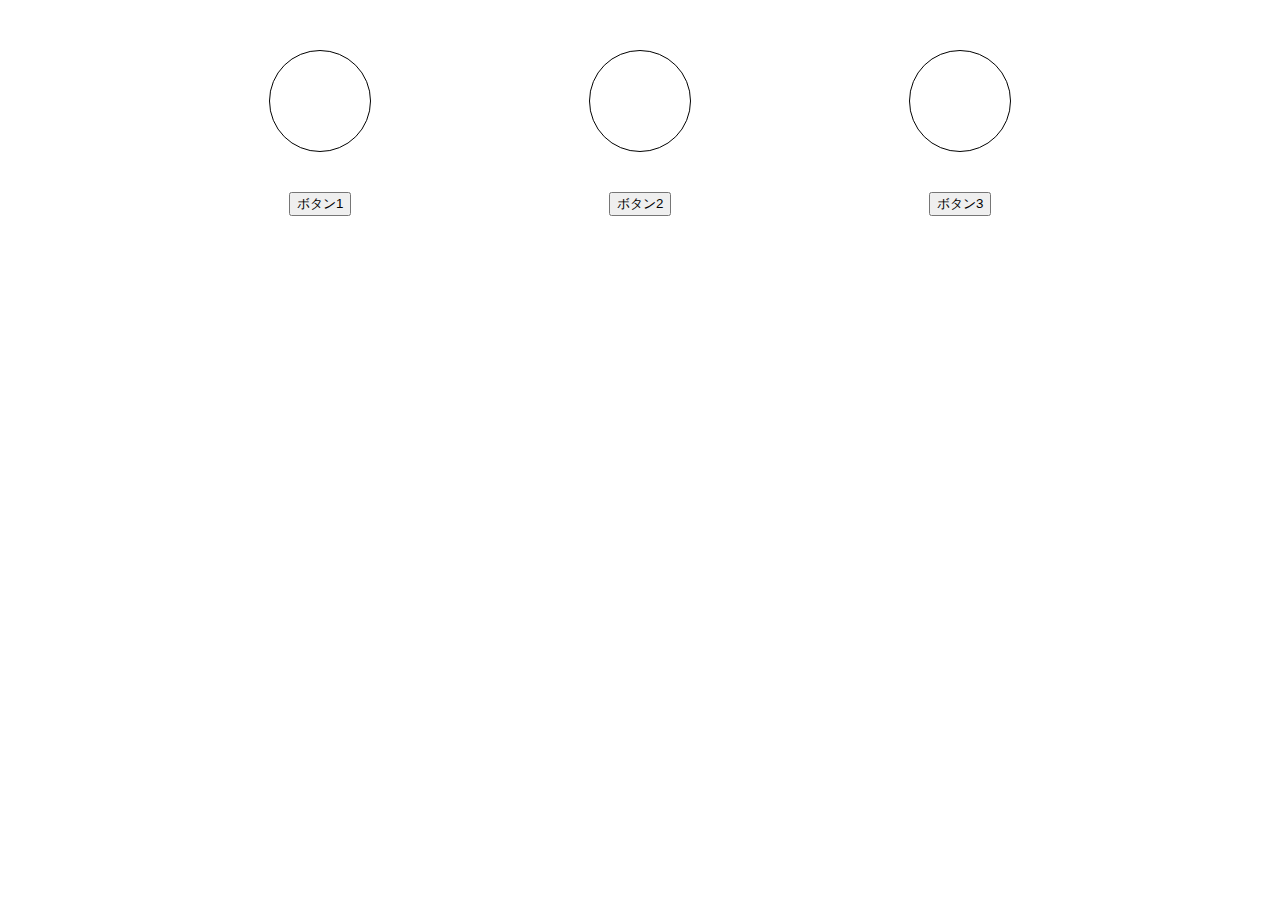
<file: JavaScript課題1/JavaScript課題1-1/signal-kadai1.html>
<!DOCTYPE html>
<html lang="ja">
  <head>
    <meta charset="UTF-8">
    <title>シグナル機能_課題1</title>
    <link rel="stylesheet" href="style.css">
  </head>

  <body>
    <div>
      <div id="red" class="blk"></div>
      <button id="btn-1">ボタン1</button>
    </div>

    <div>
      <div id="yellow" class="blk"></div>
      <button id="btn-2">ボタン2</button>
    </div>

    <div>
      <div id="green" class="blk"></div>
      <button id="btn-3">ボタン3</button>
    </div>

    <script src="https://code.jquery.com/jquery-3.6.0.min.js"></script>
    <script src="signal-kadai1.js"></script>
  </body>
</html>
</file>
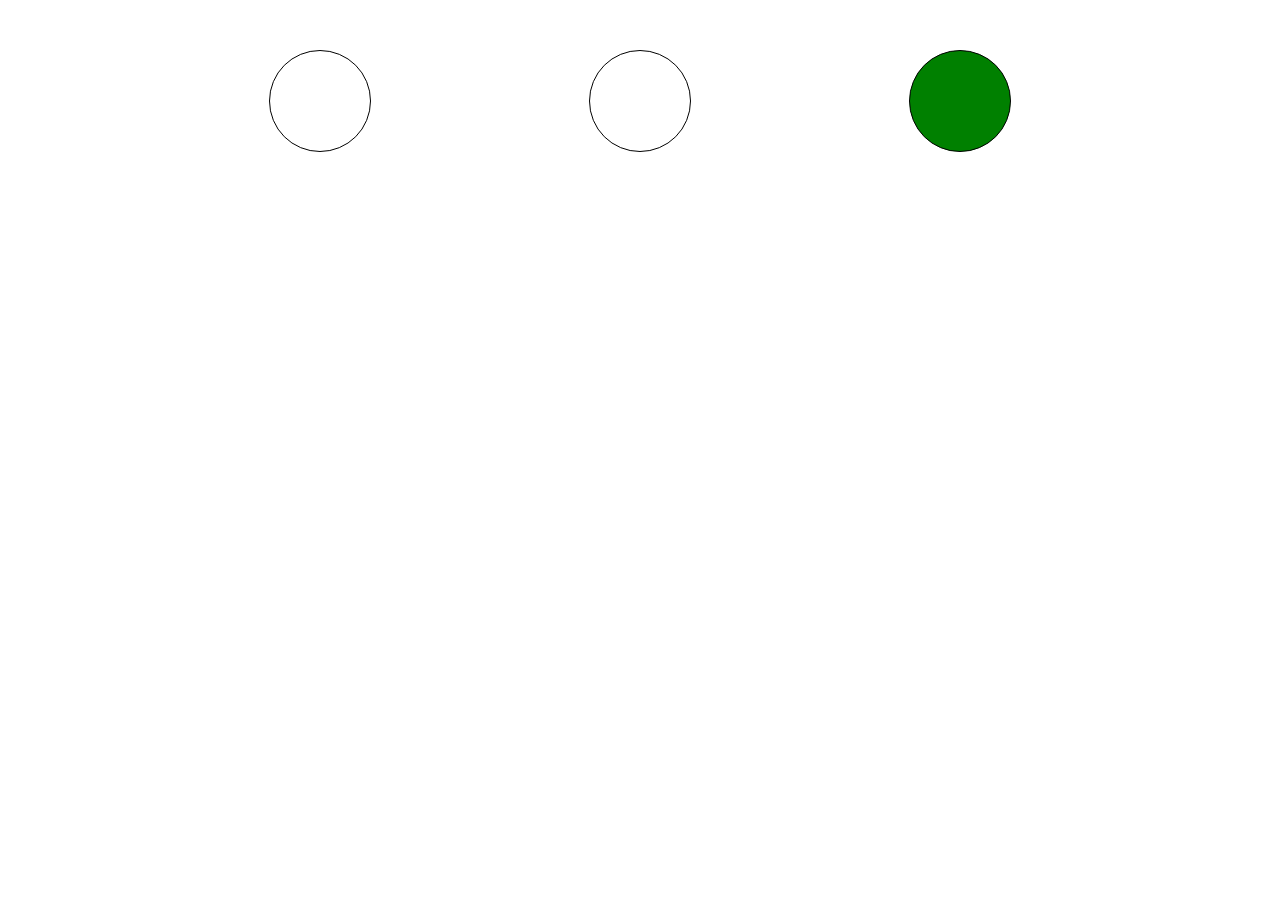
<file: JavaScript課題1/JavaScript課題1-2/signal-kadai2.html>
<!DOCTYPE html>
<html lang="ja">
  <head>
    <meta charset="UTF-8">
    <title>シグナル機能_課題2</title>
    <link rel="stylesheet" href="style.css">
  </head>

  <body>
    <div>
      <div id="red" class="blk"></div>
    </div>

    <div>
      <div id="yellow" class="blk"></div>
    </div>

    <div>
      <div id="green" class="blk"></div>
    </div>

    <script src="https://code.jquery.com/jquery-3.6.0.min.js"></script>
    <script src="signal-kadai2.js"></script>
  </body>
</html>
</file>
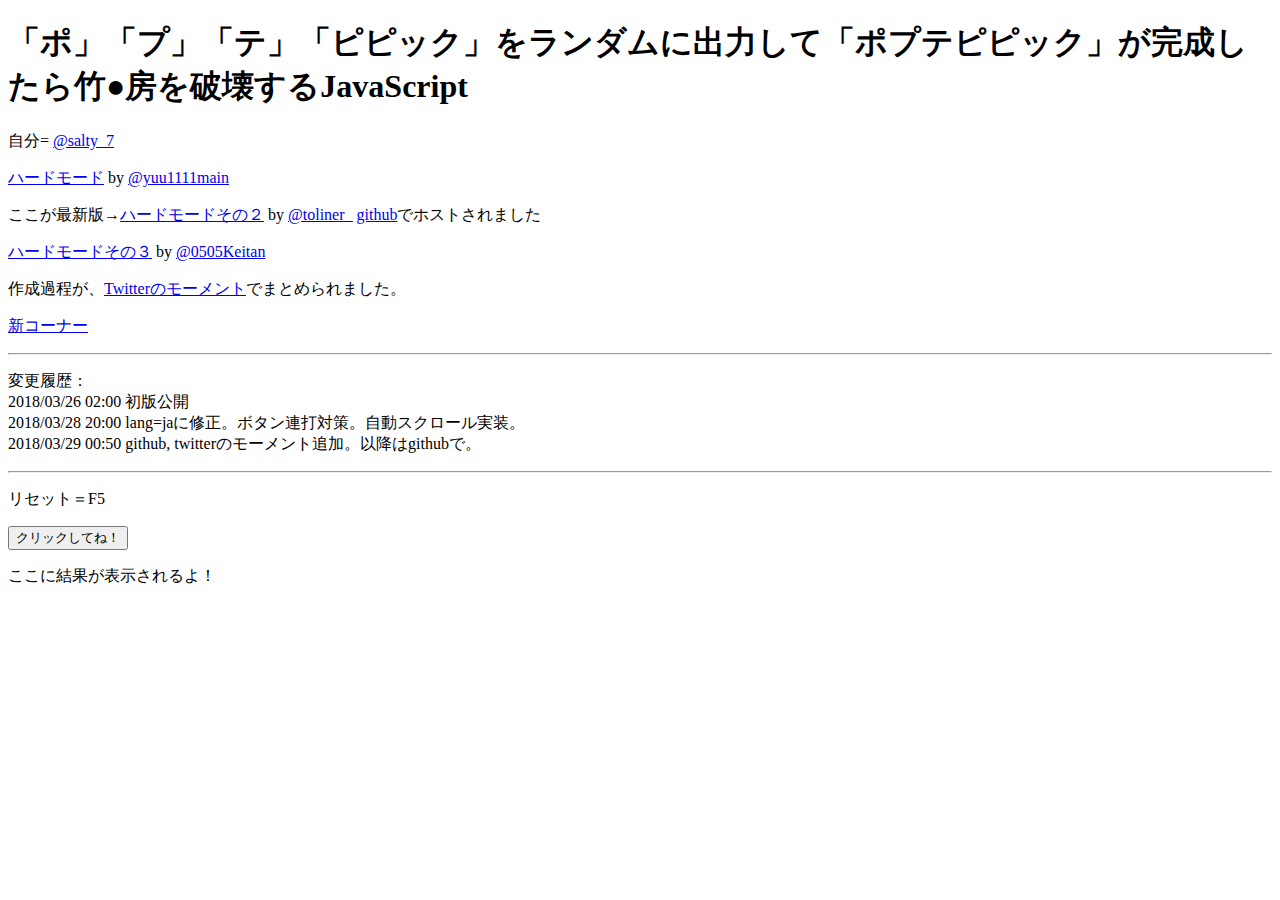
<file: JavaScript課題2/参考ファイル/ぽぷtes.html>
<!DOCTYPE html>
<html lang="ja">
<head>
    <title>「ポ」「プ」「テ」「ピピック」をランダムに出力して「ポプテピピック」が完成したら竹●房を破壊するJavaScript</title>
    <meta http-equiv="Content-Type" content="text/html; charset=UTF-8">
    <style type="text/css">
        p#popuko {font-family: "ＭＳ Ｐゴシック",sans-serif; }
    </style>
</head>
<body>
    <h1>「ポ」「プ」「テ」「ピピック」をランダムに出力して「ポプテピピック」が完成したら竹●房を破壊するJavaScript</h1>
    <p>自分= <a href='https://twitter.com/salty_7'>@salty_7</a></p>
    <p><a href='http://miyayuu.starfree.jp/pptp2.htm'>ハードモード</a> by <a href="https://twitter.com/yuu1111main/status/978574105359237120" target="_blank">@yuu1111main</a></p>
    <p>ここが最新版→<a href='https://toliner.github.io/gen_pptp/index.html'>ハードモードその２</a> by <a href="https://twitter.com/toliner_/status/978610911618347010" target="_blank">@toliner_</a> <a href='https://github.com/toliner/gen_pptp'>github</a>でホストされました</p>
    <p><a href='http://keitan0505.html.xdomain.jp/pptp/pptp.html'>ハードモードその３</a> by <a href="https://twitter.com/0505Keitan/status/978640491519475712" target="_blank">@0505Keitan</a></p>
    <p>作成過程が、<a href="https://twitter.com/i/moments/978984876840910849">Twitterのモーメント</a>でまとめられました。</p>
    <p><a href='bbnm.html'>新コーナー</a></p>
    <hr>
    <p>
    変更履歴：<br>
    2018/03/26 02:00  初版公開<br>
    2018/03/28 20:00  lang=jaに修正。ボタン連打対策。自動スクロール実装。<br>
    2018/03/29 00:50  github, twitterのモーメント追加。以降はgithubで。
    </p>
    <hr>
    <p>リセット＝F5</p>
    <button id='bkb'>クリックしてね！</button>
    <p id='pipimi'>ここに結果が表示されるよ！</p>
    <p id='popuko'></p>
    <script>
        // ソースコード公開も目的なのでpptp.jsは作らずここに書いていくスタイル

        const team = ['ポ', 'プ', 'テ', 'ピピック'];
        // ↓この辺最高に汚い
        const take = '\
　　　　　　　　　　　　　　　　　　　　　　　　　-------　､　ｒへ------､ <br>\
　　　　　　　　　　　　　　　　　　 ＿__､+\'\'"~　八 　　　　　~\'\'＜ つ　　　＼ <br>\
　　　　　　　　　　　　　　 _､+\'\'"~　 ./ ,:　　　　＾ 　 丶　　　　　ヽく＿＿　∧ <br>\
　　　　　　 , -r-　　　　 / 　 　 　 / / -､　　　　\'´￣!＼‘,　‘:,　 |　　　 ＼/ <br>\
　　　　　／ .∧　　 ＼..ﾞ|/＿,,.｡*\'/ /|,\/＼＿_／^ヽ /,,_　`! 　 \',　| <br>\
　　　 ／　　　∧　　　 ＼　〈〉.　,　.|　ｙ\'\'"ヽ______ 7´⌒ヽ _|　　ト;′ <br>\
　　 〈　　　　　 ∧ （竹） .∨...　｜｜ ,r　ヽ 三三/　　‘:, Y!　 .|,′ <br>\
　　　∨ 　 　 　 ∧　　　　∨...　|　.|八 °,!三三{.　° ﾉ 八　/---､ <br>\
.　　　 ∨ 　 　 　 ∧　　　　∨....∨（.＾ 　　 ､_,､_, \`　　　,.ｨ^!./＿　　\', <br>\
　　　　 ∨　　 ／三ﾐメ、　　∨　冫≧=‐------‐ｧ=≦/ .|/　　 } 　 ! <br>\
.　　　 　 ∨三三三三圦__.＼＼/　＼|ｲ `\'\'＜:＼/:::::／　　|　　（＿__） <br>\
　　　 〈〉　　 ノ　ゞ三ｼ.　＼　＼;　　 { /　　　 ｀¨ﾍ⌒こフ　.∨ 〔､､､_） <br>\
　　　　　　　）　　　 　 　 　 ＼八　　`^i､_ __　　　 ＼＼　　 .∨ ｀¨´ <br>\
　　　　 ＜ﾍ＿/三＼＿／｜＼､.＼　/::/　 ）　　　　 `\'´　＿ ,∨､ <br>\
　　　　|＼三三三三:／　　|.　　＼/^ゞク≦---‐=≦::::::「:::::::::|::::/ <br>\
　　　　　　　　 　 　 　 　 　 　 　 /:::::::/:::::::/:::::::::;′:::::::::|::::::::::|:人<br>\
happy end!!\n\
';

        function pptp(){
            var pipimi = document.getElementById('pipimi');
            pipimi.textContent = '';
            var popuko = document.getElementById('popuko');
            popuko.textContent = '';
            var syota = document.getElementById('bkb');
            syota.disabled = true;  // 処理中はボタンを非アクティブにする
            var pop = setInterval(function(){
                pipimi.textContent += team[getRandomInt(0, 3)];
                if(pipimi.textContent.endsWith('ポプテピピック')){
                    clearInterval(pop);
                    popuko.innerHTML = take;
                    syota.disabled = false;
                }
                // 最下部にスクロールする
                document.documentElement.scrollTop = document.body.scrollHeight;
            }, 10);
        }

        function getRandomInt(min, max){
            return Math.floor( Math.random() * (max - min + 1) ) + min;
        }

        document.getElementById('bkb').addEventListener('click', pptp);
    </script>
</body>
</html>
</file>
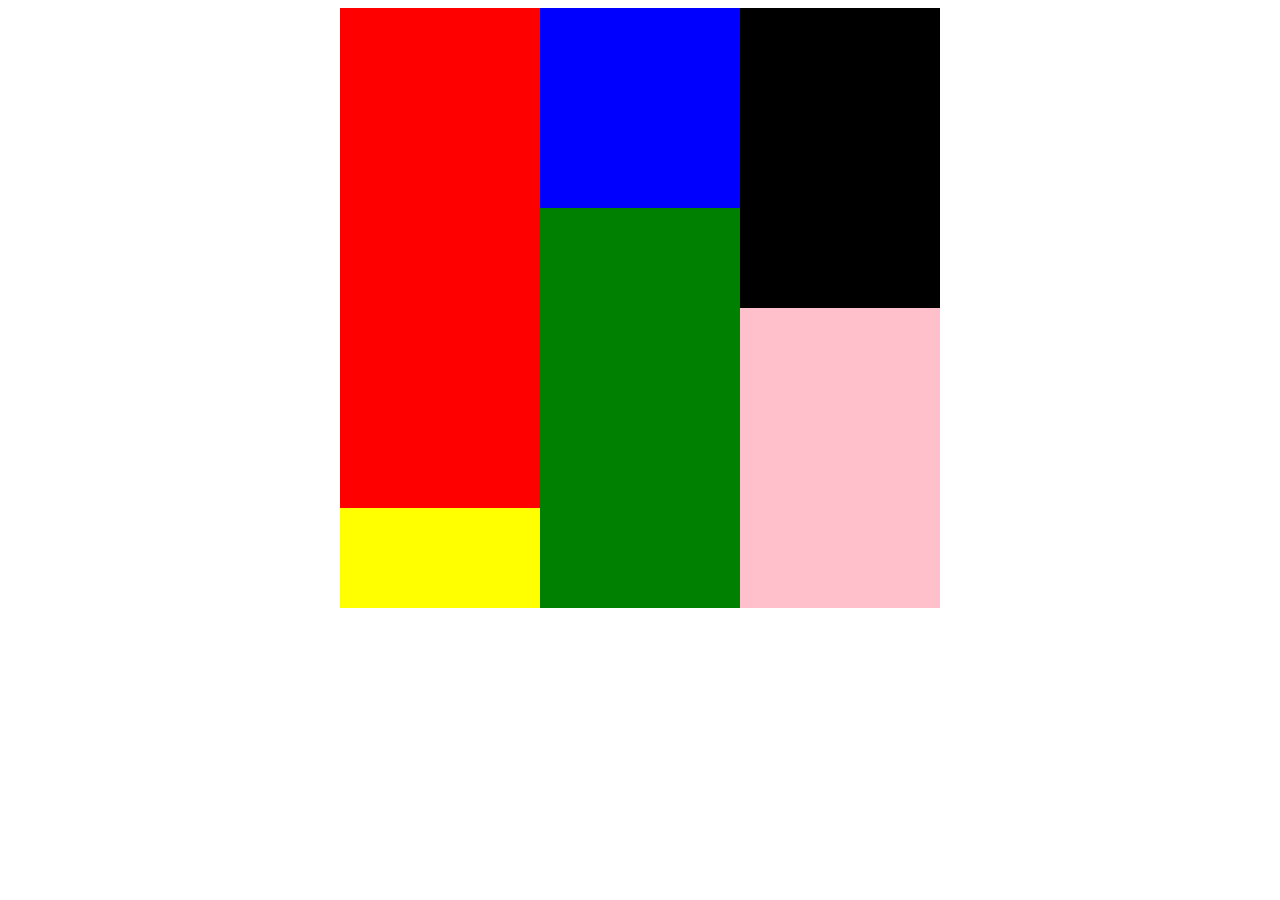
<file: 課題1-3提出/kadai_001/kadai001.html>
<!DOCTYPE html>
<html>
  <head>
    <title>課題001</title>
    <link rel="stylesheet" href="kadai001.css">
    <meta charset="UTF-8">
  </head>
  <body>
    <div>
      <div id="red"></div>
      <div id="yellow"></div>
      <div id="blue"></div>
      <div id="green"></div>
      <div id="black"></div>
      <div id="pink"></div>
    </div>
  </body>
</html>
</file>
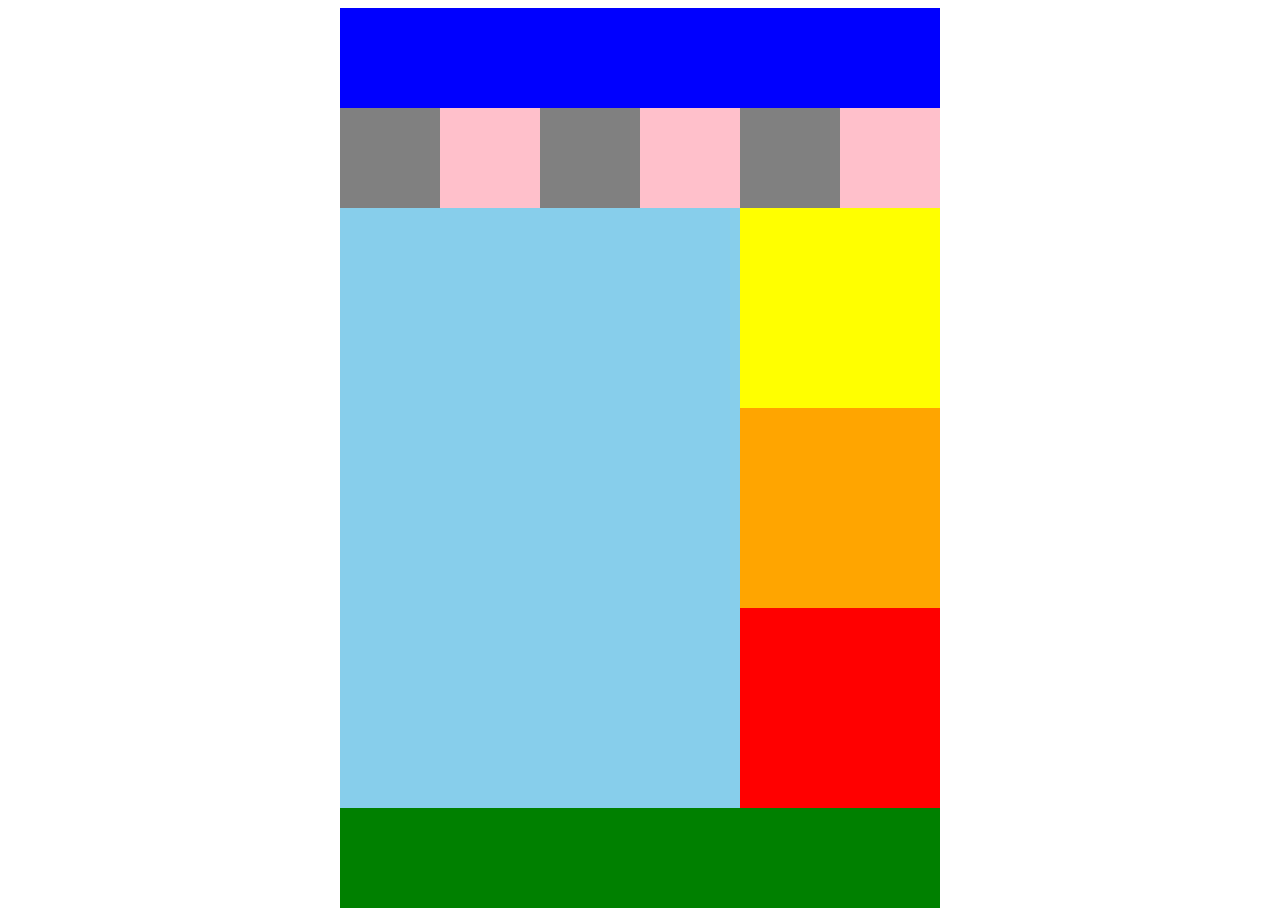
<file: 課題1-3提出/kadai_002/kadai_002.html>
<!DOCTYPE html>
<html>
  <head>
    <title>課題002</title>
    <meta charset="utf-8">
    <link rel="stylesheet" href="kadai_002.css">
  </head>
</html>
<body>
  <div>
    <div id="blue"></div>
    <div id="gray">
      <div id="pink-1"></div>
      <div id="pink-2"></div>
      <div id="pink-3"></div>
    </div>
    <div id="skyblue"></div>
    <div id="yellow"></div>
    <div id="orange"></div>
    <div id="red"></div>
    <div id="green"></div>
  </div>
</body>
</file>
<file: sampleHP/style.css>
body {
  font-family: "Source Sans Pro", "Hiragino kaku Gothic ProN", Meiryo, Arial, sans-serif;
}
 P {
  font-size: 15px;
  padding: 0 10px 0 0;
  margin: 0;
 }

 /* ナビゲーションスタイル */
 body {
  width: 960px;
  margin: 0 auto 0 auto;
  background-color: #e8e5da
 }

 
 #head1 {
  display: flex;
  justify-content: space-between;
 }

 #logo {
  font-size: 20px;
  text-decoration: none;
  font-weight: bold;
  color: black;
  margin: 0px auto 0px auto;
 }
 #logo > span {
  font-size: 12px;
  font-weight: normal;
 }
 h6 {
  display: block;
  font-size: 12px;
  font-weight: normal;
  margin: 20px  0 0 0;
 }

 #nav-main {
  text-align: right;
  list-style: none;
  text-decoration: none;
  width: 75%;
  margin: 0 auto 0 auto;
 }

 .link {
  display: inline-block;
  text-decoration: none;
  text-align: center;
  align-items: center;
  height: 50px;
  padding: 20px 10px 10px 10px;
  font-size: 12px ;
 }

 .link:hover {
  background-color: skyblue;
 }
 .link1:visited {
  color: black;
 }

.link > a > span {
  font-size: 10px;
  color: gray;

 }

 .link1 {
  text-decoration: none;
 }


 .sub-m {
  display: none;
 }
 .sub-m:hover {
  display: block;
 }

 #parent {
  display: flex;
 }

 h3 {
  font-size: 14px;
  border-top: solid thin gray;
  border-bottom: solid 1px gray;
  width: 90%;
  padding: 10px 0 10px 0  ;
 }

 #h2_kasen {
  border-bottom: solid 1px gray;
  margin: 50px auto 30px auto;
  padding: 0 0 20px 0;
 }

 #parent3 {
  display: flex;
 }

 .shousai {
  font-size: 12px;
  text-decoration: none;
  border-radius: 3px;
  color: white;
  background-color: #999;
  padding: 0 3px 0 3px;
 }

 #footer1 {
  display: flex;
  margin: 100px auto 50px auto;
 }

 .ft1 {
  width: 100%;
 }
.p1 {
  margin: 0 0 0 0;
}
 #spanft {
  font-size: 20px;
  font-weight: bold;
 }
</file>
<file: socialtech/style.css>
body {
  font-family: "Source Sans Pro", "Hiragino Kaku Gothic ProN", Meiryo, Arial, sans-serif;
}
P {
  font-size: 15px;
}

/*====================
  PC用スタイル　 
=====================*/
@media screen and (min-width: 768px) {
body {
  max-width: 1080px;
  min-width: 960px;
  margin: 0 auto 0 auto;
}

header {
  display: flex;
  justify-content: space-between;
}

/*ナビゲーションレイアウト */
#nav-pc {
  text-align: right;
  font-size: 14px;
  padding-top: 15px;
}

/* ナビゲーションのリンクの装飾　*/
#nav-pc > a {
  text-decoration: none;
  margin-left: 20px;
}
#nav-pc > a:link {
  color: #0d0d0d;
}
#nav-pc > a:visited {
  color: #0d0d0d;
}
#nav-pc > a:hover {
  color: #0d0d0d;
  text-decoration: underline;
}
#nav-pc > a:active {
  color: #0d0d0d;
}

/* スマホ用ナビを非表示　*/
#nav-sp, #menu-sp {
  display: none;
}

/* メインビジュアル */
#main-visual {
  position: relative;
  height: 400px;
}

#main-message {
  position: absolute;
  top: 0;
  left: 0;
  background-color: #2710d5;
  color: #ffffff;
  border-radius: 0 0 476px 0;
  max-width: 620px;
  height: 100%;
  width: 100%;
  z-index: 11;
}
#main-message > h1 {
  font-size: 60px;
  font-weight: bold;
  margin: 100px 0 0 50px;
}
#main-message > p {
  font-size: 28px;
  margin: 0 0 0 50px;
}
#main-visual > img {
  max-width: 620px; 
  border-radius: 476px 0 0 0;
  position: absolute;
  top: 0;
  right: 0;
  z-index: 10 ;
}

/*　見出し　*/
h2 {
  margin: 40px 0 0 0;
}
h2::after {
  content: url("images/line.png");
  margin-left: 10px;
}
h3 {
  font-size: 27px;
}
/* ミッション　*/
#mission {
  margin: 80px auto 0px auto;
  width: 100%;
}
#mission-flex {
  width: 100%;
  display: flex;
}

#mission-flex > div {
  width: 50%;
  margin: 20px;
}
#mission-photo {
  width: 100%;
}
#s2dgs {
  margin-top: 50px;
  width: 100%;
}

/*プロダクト*/
#product {
  background-color: #fafafa;
  width: 100%;
  margin: 80px 0 80px 0;
  padding: 10px 40px 0px 40px;
}

/* 外枠 */
#product > div {
  margin-top: 40px;
  display: flex;
}

/*　左のカラム */
#product-left {
  width: 50%;
  margin-right: 20px;
}

/* 右のカラム */
#product-right {
  width: 50%;
  margin-left: 20px;
  margin-top: 80px;
}

/* 画像　＋　説明の枠　*/
#product-left > div {
  position: relative;
  height: 480px;
  margin-right: 20px;
}
#product-right > div {
  position: relative;
  height: 480px;
  margin-left: 20px;
}

/* 画像　*/
.product-photo {
  width: 100%;
}

/* 説明文の枠 */
.product-explain {
  background-color: #ffffff;
  position: absolute;
  left: 0;
  top: 280px;
  margin: 0 40px 0 40px;
  padding: 20px;
  box-shadow: 5px 5px 10px rgba(0,0,0,0.05);

}

/* 説明文の英語　*/
.product-explain > span {
  color: #2710d5;
  font-weight: bold;
  font-size: 16px;
  margin: 0;
}

/* 説明文の見出し　*/
.product-explain > h3 {
  font-size: 20px ;
  margin: 5px 0 5px 0;
}

/* 説明文　 */
.product-explain > P {
  font-size: 14px;
  margin: 0;
}

/*　「もっとみる」ボタン */
#product-more {
  margin: 0 auto -42px auto;
}

/* ABOUT US */
#aboutus {
  margin: 80px auto 80px auto;
}

/* 3つの組織文化と画像を入れる枠 */
#aboutus > div {
  display: flex;
}

/* 画像　*/
.culture-img {
  width: 100%;
  align-self: flex-start;
}
.culture-img2 {
  margin-top: 50px;
  width: 100%;
}

/* 3つの組織文化の表 */
.culture-table {
  max-width: 500px;
  margin-right: 50px;
}

/*　番号　*/
.culture-num {
  font-size: 80px;
  color: #2710d5;
  margin: 0 20px 0 0;
}

/* 組織文化英語　*/
.culture-en {
  color: #2710d5;
  font-weight: bold;
  font-size: 24px;
  display: block;
}

/* 組織文化日本語　*/
.culture-jp {
  font-size: 28px;
  font-weight: bold;
}

/*　説明文 */
.culture-descrition {
  margin: 0;
}

/* ビジョン */
#vision {
  margin: 80px auto 80px auto;
}

/* セクション内の外枠　*/
#vision > div {
  width: 100%;
  display: flex;
  justify-content: space-between;
  flex-wrap: wrap;
}

/*　7つの行動指針の枠　*/
.vision-box {
  width: 300px;
  height: 300px;
  margin-bottom: 30px;
  position: relative;
}

.vision-box > img {
  width: 100%;
  height: auto;
  position: absolute;
  top: 0;
  left: 0;
  z-index: 30;
}

.vision-box > span {
  position: absolute;
  top: 0;
  left: 0;
  z-index: 31;
  margin-right: 20px;
}

.vision-box > span > h4 {
  color: #2710d5;
  font-size: 19px;
  margin: 80px 0 0 0;
}

.vision-box > span > h4::first-letter {
  font-size: 40px;
}

.vision-box > span > h5 {
  font-size: 20px ;
  margin: 0 0 0 0;
}

.vision-box > span > p {
  margin: 10px 0 0 0 ;
}

/*　会社概要　*/
#company {
  margin: 80px auto 80px auto;
}

#company-table {
  width: 100%;
}

.tableheader {
  text-align: left;
  padding: 20px;
  border-bottom-color: #2710d5;
  border-bottom-width: 1px;
  border-bottom-style: solid;
  width: 100px;
}

.tableheader-first {
  text-align: left;
  padding: 20px;
  border-bottom-color: #2710d5;
  border-bottom-width: 1px;
  border-bottom-style: solid;
  border-top-color: #2710d5;
  border-top-width: 1px;
  border-top-style: solid;
  width: 100px;
}

.cell {
  padding: 30px;
  border-bottom-color: #ececec;
  border-bottom-width: 1px;
  border-bottom-style: solid;
}

.cell-first {
  padding: 30px;
  border-bottom-color: #ececec;
  border-bottom-width: 1px;
  border-bottom-style: solid;
  border-top-color: #ececec;
  border-top-width: 1px;
  border-top-style: solid;
}

#company > iframe {
  width: 100%;
  height: 368px;
  margin-top: 40px;
}

/* お問い合わせ　*/
#contact {
  margin: 80px auto 80px auto;
}

/* 外枠 */
#contact > form > div {
  display: flex;
  flex-direction: row;
  flex-wrap: wrap;
  padding-bottom: 30px;
}

/* 左列の見出し　*/
.contact-heading {
  width: 240px;
  align-self: center;
}
/* 見出しのラベル */
.contact-label {
  font-weight: bold;
}

/* 必須　*/
.contact-span {
  color: #ce2222;
  margin: 0 0 0 20px;
  font-weight: bold;
}

/* テキストボックス */
.contact-textbox {
  border-top: 0;
  border-left: 0;
  border-right: 0;
  border-bottom-width: 1px;
  border-bottom-color: #707070;
  border-bottom-style: solid;
  background-color: #fafafa;
  width: 400px;
  height: 56px;
}

/* お問い合わせ内容のテキストエリア */
.contact-textarea {
  border-top: 0;
  border-left: 0;
  border-right: 0;
  border-bottom-width: 1px;
  border-bottom-color: #707070;
  border-bottom-style: solid;
  background-color: #fafafa;
  width: 400px;
  height: 200px;
}

/* 個人情報の取り扱い */
details {
  width: 700px;
}
details > div {
  background-color: #fafafa;
  padding: 20px;
}
details > div > span {
  font-weight: bold;
}

/* フッター　*/
footer {
  background-color: #0d0d0d;
  text-align: center;
  padding: 80px 80px 30px 80px;

}
#footer-logo {
  margin-bottom: 30px;
}

#footer-link {
  margin-bottom: 50px;
}

#footer-link > a {
  text-decoration: none;
  margin: 10px;
}

#footer-link > a:link {
  color: #ffffff;
}

#footer-link > a:visited {
  color: #ffffff;
}

#footer-link > a:hover {
  color: #ffffff;
  text-decoration: underline;
}

#footer-line > a:active {
  color: #ffffff;
}

#sns-footer {
  text-align: left;
  width: 100%;
}

#sns-footer > a {
  margin-right: 30px;
}

#copyright {
  color: #ffffff;
  float: right;
}
} /* @media screen PC用スタイルのend */

/*=============================
スマートフォン用のスタイル
==============================*/
@media screen and (max-width: 767px) {
  body {
    min-width: 375px;
    margin: 0;
  }

  /* PCナビゲーション非表示　*/
  #nav-pc {
    display: none;
  }

  /*　ハンバーガーメニュー　*/
  #menu-sp {
    float: right;
    padding: 0;
  }

  /* スマホ用ナビゲーションの表示切り替え */
  /* 初期状態、レイアウトと非表示設定 */
  #nav-sp {
    background-color: #2710d5;
    position: absolute;
    left: 0;
    top: 0;
    height: 100%;
    width: 100%;
    display: none;
    z-index: 100;
  }

  /* ×ボタン　*/
  #close {
    position: absolute;
    top: 20px;
    right: 20px;
  }

  /* ナビゲーションメニュー用ロゴ　*/
  #logo-sp {
    margin: 80px 0 30px 20px;
  }

  /* ナビゲーションリンクの装飾設定　*/
  #nav-sp > a {
    display: block;
  }
  #nav-sp > a:link {
    color: #ffffff;
  } 
  #nav-sp > a:visited {
    color: #ffffff;
  }
  #nav-sp > a:hover {
    color: #ffffff;
    text-decoration: underline;
  }
  #nav-sp > a:active {
    color: #ffffff;
  }
  #nav-sp > .menu {
    text-decoration: none;
    display: block;
    margin: 0 20px 0 20px;
    height: 44px;
    font-size: 16px;
    background-image: url("images/arrow.png");
    background-repeat: no-repeat;
    background-position: right top;
  }

  #sns {
    position: absolute;
    bottom: 20px;
    left: 20px;
  }
  #sns > a {
    margin-right: 30px;
  }

  /*　メインビジュアル　*/
  #main-visual {
    position: relative;
    height: 470px;
    width: 100%;
    overflow: hidden;
  }
  #main-visual > div {
    position: absolute;
    top: 0;
    left: 0;
    background-color: #2710d5;
    color: white;
    border-radius: 0 0 476px 0;
    text-align: center;
    height: 280px;
    width: 100%;
    z-index: 11;
  }
  #main-visual > div > h1 {
    font-size: 28px;
    margin: 90px 0 0 0;
  } 
  #main-visual > div > p {
    margin: 0;
  }
  #main-visual > img {
    width: 100%;
    border-radius: 476px 0 0 0;
    z-index: 10;
    position: absolute;
    bottom: 0;
    right: 0;
  }

  /* 見出し　*/
  h2::after {
    content: url("images/line.png");
    margin-left: 10px;
  }
  h3 {
    font-size: 24px;
    margin: 10px 0 0 0;
  }

  /* ミッション　*/
  #mission {
    margin: 20px;
  }
  #mission-photo {
    width: 100%;
  }
  #s2dgs {
    width: 100%;
  }

  /*　プロダクト　*/
  #product {
    background-color: #fafafa;
    padding-top: 10px;
  }
  #product > h2 {
    margin-left: 20px;
  }
  /* 外枠 */
  /* 左右のカラム、スマホでは横並び */
  #product-left,
  #product-right {
    margin-right: 20px;
    margin-left: 20px;
  }

  /*　画像＋説明の枠　*/
  #product-left > div, #product-right > div {
    position: relative;
    height: 540px;
  }

  /* 説明文の枠 */
  .product-explain {
    background-color: #ffffff;
    position: absolute;
    left: 0;
    bottom: 50px;
    padding: 20px;
    box-shadow: 5px 5px 10px rgba(0,0,0,0.05);
  }

  .product-explain > span {
    color: #2710d5;
    font-weight: bold;
    font-size: 16px;
    margin: 0px;
  }

  .product-explain > h3 {
    margin: 10px 0 10px 0;
  }

  /* 画像　*/
  .product-photo {
    width: 100%;
  }

  #product-more > img {
    margin: 0 0 -42px 20px;
  }

  /* ABOUT US */
  #aboutus {
    margin: 80px 20px 80px 20px;
  }

  #aboutus > div {
    display: flex;
    flex-direction: column;
  }

  .culture-table {
    width: 100%;
    padding-right: 20px;
    order: 2;
  }

  .culture-img {
    width: 100%;
    order: 1;
  }

  .culture-img2 {
    width: 100%;
  }

  .culture-num {
    font-size: 80px;
    color: #2710d5;
  }

  .culture-en {
    color: #2710d5;
    font-weight: bold;
    font-size: 24px;
    display: block;
  }

  .culture-jp {
    display: block;
  }

  .culture-descrition {
    margin: 0;
  }

  /* ビジョン */
  #vision {
    margin: 80px 20px 80px 20px;
  }

  .vision-box {
    width: 300px;
    height: 300px;
    margin-bottom: 30px;
    position: relative;
  }

  .vision-box > img {
    width: 100%;
    height: auto;
    position: absolute;
    top: 0;
    left: 0;
    z-index: 30;
  }

  .vision-box > span {
    position: absolute;
    top: 0;
    left: 0;
    z-index: 31;
    margin-right: 20px;
  }

  .vision-box > span > h4 {
    color: #2710d5;
    font-size: 19px;
    margin: 60px 0 0 0;
  }

  .vision-box > span > h5 {
    font-size: 20px;
    margin: 0 0 0 0;
  }

  .vision-box > span > P {
    margin: 10px 0 0 0;
  }

  /* 会社概要 */
  #company {
    margin: 0 20px 0 20px;

  }

  #company > h3 {
    margin-bottom: 20px;
  }

  #company > table {
    width: 100%;
  }


  .tableheader-first {
    text-align: left;
    padding: 20px;
    border-bottom-color: #2710d5;
    border-bottom-width: 1px;
    border-bottom-style: solid;
    border-top-color: #2710d5;
    border-top-width: 1px;
    border-top-style: solid;
    width: 50px;
  }

  .tableheader {
    text-align: left;
    padding: 20px;
    border-bottom-color: #2710d5;
    border-bottom-width: 1px;
    border-bottom-style: solid;
    width: 50px;
  }

  .cell {
    padding: 20px;
    border-bottom-color: #ececec;
    border-bottom-width: 1px;
    border-bottom-style: solid;
  }

  .cell-first {
    padding: 20px;
    border-bottom-color: #ececec;
    border-bottom-width: 1px;
    border-bottom-style: solid;
    border-top-color: #ececec;
    border-top-width: 1px;
    border-top-style: solid;
  }

  #company > iframe {
    width: 100%;
    height: 240px;
    margin: 40px 0 0 0;
  }

  /* お問い合わせ */
  #contact {
    margin: 80px 20px 80px 20px;
  }

  #contact > h3 {
    margin-bottom: 20px;
  }

  #contact > form > div {
    margin-bottom: 20px;
  }

  .contact-heading {
    margin-bottom: 20px;
  }

  /* ラベル */
  .contact-label {
    font-weight: bold;
  }

  /* 必須　*/
  .contact-span {
    color: #ce2222;
    margin: 0 0 0 20px;
    font-weight: bold;
  }

  .contact-textbox {
    height: 56px;
    border-top: 0;
    border-left: 0;
    border-right: 0;
    background-color: #fafafa;
    border-bottom-color: #707070;
    border-bottom-width: 1px;
    border-style: solid;
    min-width: 300px;
    width: 100%;
  }

  .radiobutton {
    margin-bottom: 20px;
  }

  .radiobutton + label::after {
    content: "\A";
    white-space: pre;
  }

  /* フッター */
  footer {
    background-color: #0d0d0d;
    padding: 30px 20px 50px 20px;
  }

  #footer-logo {
    margin-bottom: 30px;
  }

  #footer-link {
    margin-bottom: 50px;
  }

  #footer-link > a {
    text-decoration: none;
    margin: 0 20px 30px 0;
    display: block;
    background-image: url("images/arrow.png");
    background-repeat: no-repeat;
    background-position: right top;
  }

  #footer-link > a:link {
    color: #ffffff;
  }

  #footer-link > a:visited {
    color: #ffffff;
  }

  #footer-link > a:hover {
    color: #ffffff;
    text-decoration: underline;
  }

  #footer-link > a:active {
    color: #ffffff;
  }

  #sns-footer > a {
    margin-right: 30px;
  }

  #copyright {
    font-size: 12px;
    display: block;
    margin-top: 30px;
    color: #ffffff;
  }
}
</file>
<file: JavaScript課題3/js-kadai-3.css>
body {
  margin: 0 auto 0 auto ;
  width: 980px;
}

.nav {
  display: flex ;
  justify-content: space-around;
  width: 100%;
  text-align: center ;
  margin-top: 40px;
}
ul,a {
  margin: 0;
  padding: 0;
}

a {
  text-decoration: none;
}

ul {
  list-style: none;
}

.nav-menu {
  position: relative;
  text-decoration: none;
  width: 15%;
  height: 30px;
  padding-top: 5px;
  background-color: brown;
  color: white;
  margin-right: 10px;
  margin-left: 10px;

}
.sub-item {
  display: none;
  position: relative;
  top: 5px;
  text-decoration: none;
  width: 100%;
  height: 30px;
  padding-top: 5px;
  background-color: blue;
  color: white;
}

.nav-menu:hover {
  background-color: cyan;
  color: white;
}

.sub-item:hover {
  background-color: cyan;
  color: white;
}
a:visited {
  color: white;
}

div {
  width: 100%;
  height: 500px;
  text-align: center;
  font-size: 48px;
  color: black;
  margin-top: 10px;
  background-color: beige;
  border: 3px solid black;
}
</file>
<file: JavaScript課題1/JavaScript課題1-1/style.css>
body {
  display: flex;
  width: 960px;
  margin: 50px auto 0 auto ;
}
div {
  margin: 0 auto 0 auto;
}
.blk {
  width: 100px;
  height: 100px;
  border-radius: 50%;
  border: 1px solid black;
  background-color: white;
}

button {
  margin-top: 40px;
  margin-left: 20px;
}
</file>
<file: JavaScript課題1/JavaScript課題1-2/style.css>
body {
  display: flex;
  width: 960px;
  margin: 50px auto 0 auto ;
}
div {
  margin: 0 auto 0 auto;
}
.blk {
  width: 100px;
  height: 100px;
  border-radius: 50%;
  border: 1px solid black;
  background-color: white;
}
</file>
<file: 課題1-3提出/kadai_001/kadai001.css>
div {
  position: relative;
  width: 600px;
  height: 600px;
  margin: 0 auto 0 auto
}
#red {
  position: absolute;
  top: 0;
  left: 0;
  width: 200px;
  height: 500px;
  background-color: red;
}

#yellow {
  position: absolute;
  top: 500px;
  left: 0;
  width: 200px;
  height: 100px;
  background-color: yellow;
}

#blue {
    position: absolute;
    top: 0;
    left: 200px;
    width: 200px;
    height: 200px;
    background-color: blue;
}

#green {
  position: absolute;
  top: 200px;
  left: 200px;
  width: 200px;
  height: 400px;
  background-color: green;
}

#black {
  position: absolute;
  top: 0;
  left: 400px;
  width: 200px;
  height: 300px;
  background-color: black;
}

#pink {
  position: absolute;
  top: 300px;
  left: 400px;
  width: 200px;
  height: 300px;
  background-color: pink;
}
</file>
<file: 課題1-3提出/kadai_002/kadai_002.css>
div {
  position: relative;
  width: 600px;
  height: 900px;
  margin: 0 auto 0 auto;
}

#blue {
  position: absolute;
  top: 0;
  left: 0;
  width: 600px;
  height: 100px;
  background-color: blue;
}

#gray {
  position: absolute;
  top: 100px;
  left: 0;
  width: 600px;
  height: 100px;
  background-color: gray;
  z-index: 10;
}

#pink-1 {
  position: absolute;
  top: 0px;
  left: 100px;
  width: 100px;
  height: 100px;
  background-color: pink;
  z-index: 11;
}
#pink-2 {
  position: absolute;
  top: 0px;
  left: 300px;
  width: 100px;
  height: 100px;
  background-color: pink;
  z-index: 11;
}
#pink-3 {
  position: absolute;
  top: 0px;
  left: 500px;
  width: 100px;
  height: 100px;
  background-color: pink;
  z-index: 11;
}

#skyblue {
  position: absolute;
  top: 200px;
  left: 0;
  width: 400px;
  height: 600px;
  background-color: skyblue;
}

#yellow {
  position: absolute;
  top: 200px;
  left: 400px;
  width: 200px;
  height: 200px;
  background-color: yellow;

}

#orange {
  position: absolute;
  top: 400px;
  left: 400px;
  width: 200px;
  height: 200px;
  background-color: orange;
}

#red {
  position: absolute;
  top: 600px;
  left: 400px;
  width: 200px;
  height: 200px;
  background-color: red;
}

#green {
  position: absolute;
  top: 800px;
  left: 0;
  width: 600px;
  height: 100px;
  background-color: green;
}
</file>
